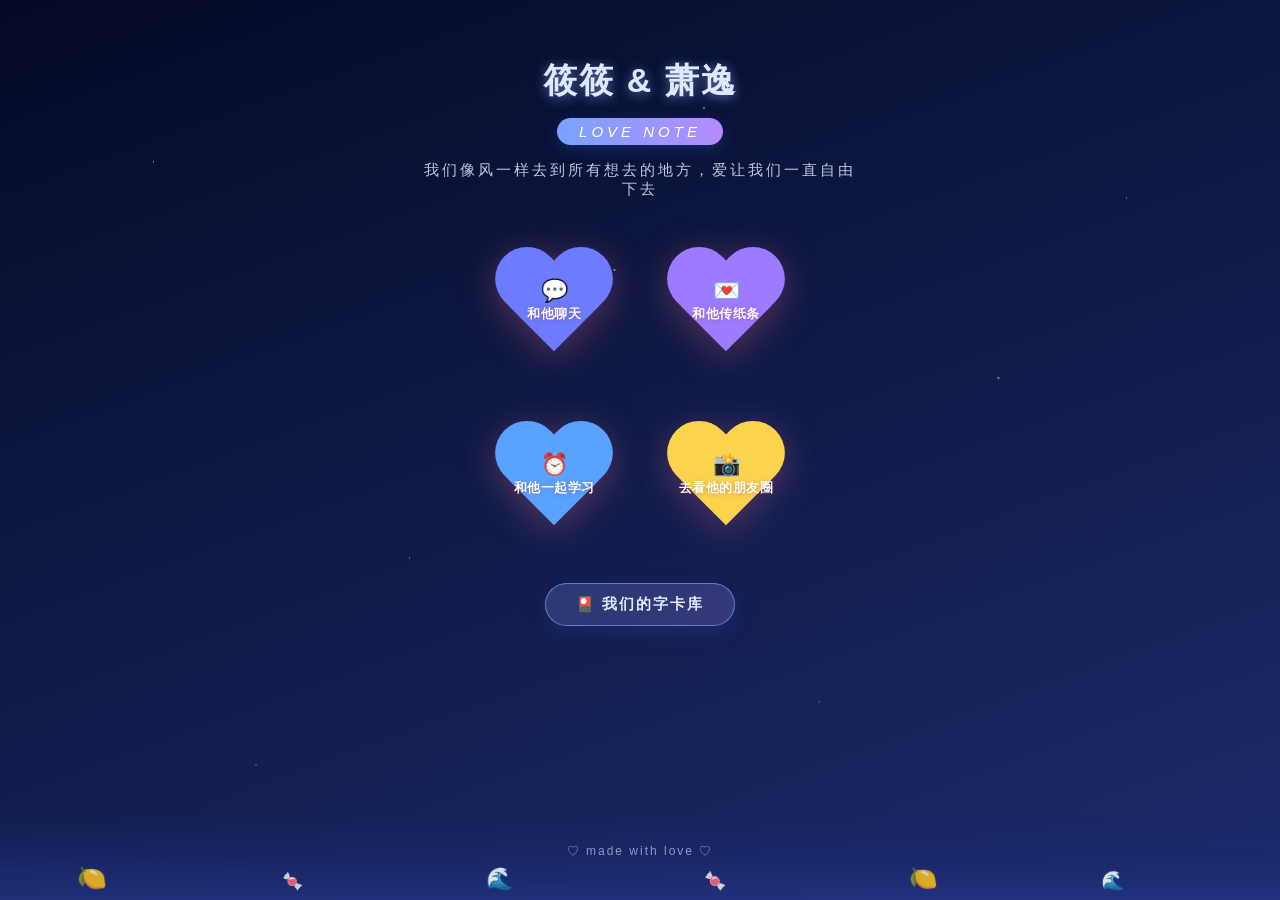
<file: index.html>
<!DOCTYPE html>
<html lang="zh-CN">
<head>
<meta charset="UTF-8">
<meta name="viewport" content="width=device-width, initial-scale=1.0, viewport-fit=cover">
<title>Love Note</title>
<link rel="stylesheet" href="style.css">
</head>
<body>

<div class="starfield"></div>
<div class="lemon-sea">
  <span class="sea-emoji">🍋</span>
  <span class="sea-emoji">🍬</span>
  <span class="sea-emoji">🌊</span>
  <span class="sea-emoji">🍬</span>
  <span class="sea-emoji">🍋</span>
  <span class="sea-emoji">🌊</span>
</div>
<div class="racing-car">🏎️<span class="car-trail"></span></div>
<div class="racing-car racer-2">🏁<span class="car-trail"></span></div>

<!-- 漂浮装饰：爱心与星光 -->
<div class="float-deco" id="floatDeco"></div>

<div class="page">

  <div class="home-head">
    <div class="home-names" id="homeNames"></div>
    <div><span class="home-lovenote" id="homeLoveNote"></span></div>
    <div class="home-slogan" id="homeSlogan"></div>
  </div>

  <!-- 三个爱心入口 -->
  <div class="hearts" id="hearts"></div>

  <!-- 字卡库入口 -->
  <div class="home-entry-row">
    <a class="lib-entry" href="cards.html">🎴 我们的字卡库</a>
  </div>

  <div class="home-footer" id="homeFooter">♡ made with love ♡</div>
</div>

<script src="config.js"></script>
<script src="moments.js"></script>
<script>
(function () {
  var g = SITE_CONFIG.global;
  var home = SITE_CONFIG.home;

  /* 应用全局配色 */
  document.documentElement.style.setProperty('--grad-from', g.gradientFrom);
  document.documentElement.style.setProperty('--grad-to', g.gradientTo);
  document.documentElement.style.setProperty('--text-color', g.textColor);
  document.title = g.siteTitle;

  /* 主页文案 */
  document.getElementById('homeNames').textContent = g.coupleNames;
  document.getElementById('homeLoveNote').textContent = g.loveNoteText;
  document.getElementById('homeSlogan').textContent = g.slogan;

  /* 渲染三个爱心入口 */
  var heartsBox = document.getElementById('hearts');
  home.hearts.forEach(function (h) {
    var item = document.createElement('div');
    item.className = 'heart-item';

    var btn = document.createElement('a');
    btn.className = 'heart-btn';
    btn.href = h.url || '#';
    btn.style.setProperty('--heart-color', h.color);
    btn.innerHTML =
      '<span class="shape"></span>' +
      '<span class="heart-content">' +
        '<span class="heart-icon">' + h.icon + '</span>' +
        '<span class="heart-label">' + escapeHtml(h.label) + '</span>' +
      '</span>';

    var sub = document.createElement('div');
    sub.className = 'heart-sub';
    sub.textContent = h.subLabel || '';

    item.appendChild(btn);
    item.appendChild(sub);
    heartsBox.appendChild(item);
  });

  /* 漂浮装饰 */
  var deco = document.getElementById('floatDeco');
  var symbols = ['💗', '✨', '💕', '🌟', '💖', '⭐', '🏎️', '🍋', '🍬', '🏁'];
  for (var i = 0; i < 14; i++) {
    var s = document.createElement('span');
    s.textContent = symbols[i % symbols.length];
    s.style.left = (Math.random() * 100) + '%';
    s.style.fontSize = (12 + Math.random() * 16) + 'px';
    s.style.animationDuration = (9 + Math.random() * 14) + 's';
    s.style.animationDelay = (-Math.random() * 16) + 's';
    deco.appendChild(s);
  }

  function escapeHtml(str) {
    return String(str == null ? '' : str)
      .replace(/&/g, '&amp;').replace(/</g, '&lt;').replace(/>/g, '&gt;')
      .replace(/"/g, '&quot;').replace(/'/g, '&#39;');
  }
})();
</script>
</body>
</html>
</file>
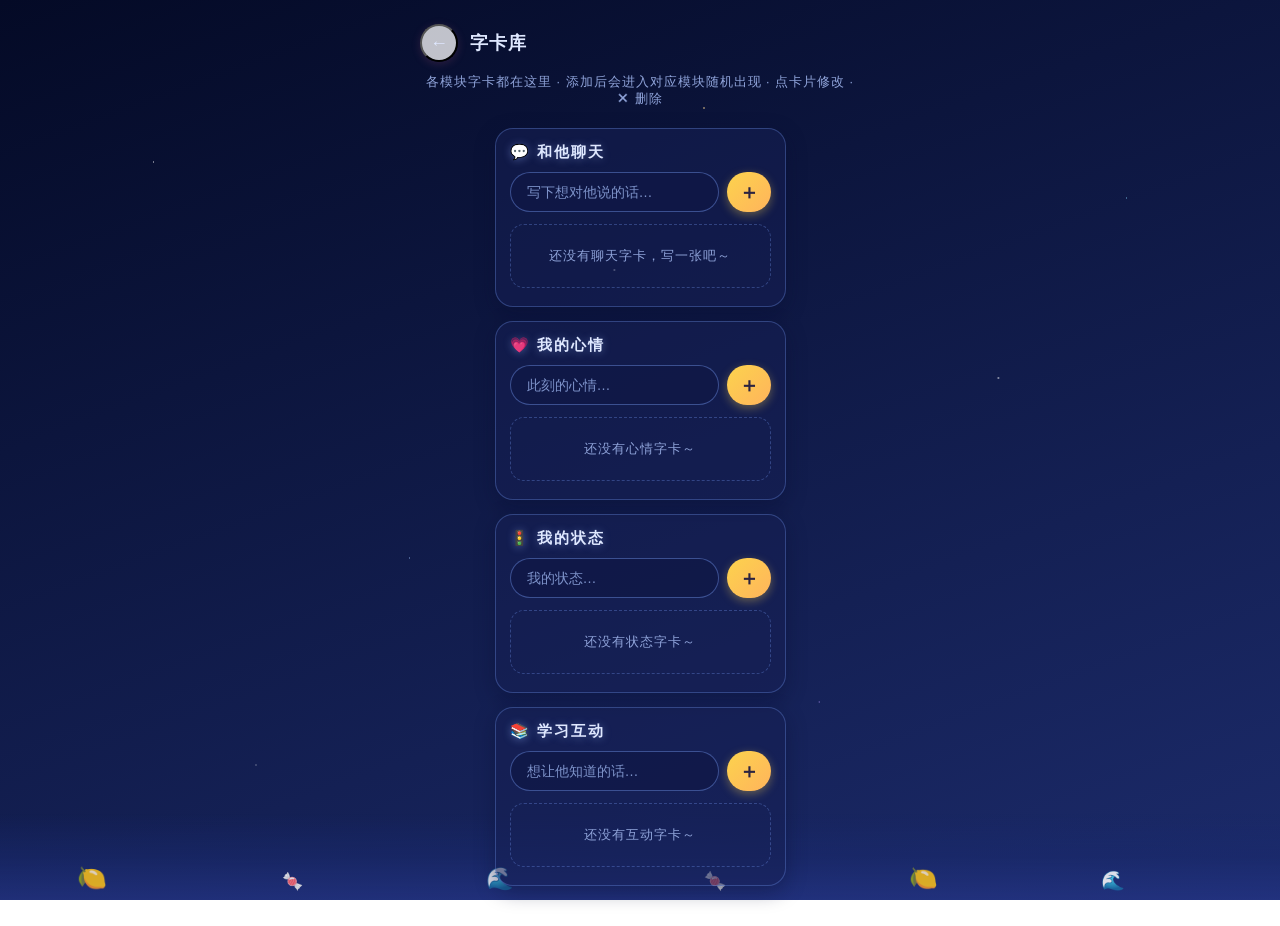
<file: cards.html>
<!DOCTYPE html>
<html lang="zh-CN">
<head>
<meta charset="UTF-8">
<meta name="viewport" content="width=device-width, initial-scale=1.0, viewport-fit=cover">
<title>字卡库</title>
<link rel="stylesheet" href="style.css">
</head>
<body>

<div class="starfield"></div>
<div class="lemon-sea">
  <span class="sea-emoji">🍋</span>
  <span class="sea-emoji">🍬</span>
  <span class="sea-emoji">🌊</span>
  <span class="sea-emoji">🍬</span>
  <span class="sea-emoji">🍋</span>
  <span class="sea-emoji">🌊</span>
</div>
<div class="racing-car">🏎️<span class="car-trail"></span></div>
<div class="racing-car racer-2">🏁<span class="car-trail"></span></div>

<div class="float-deco" id="floatDeco"></div>

<div class="page">

  <header class="topbar">
    <button type="button" class="back-btn" id="backBtn" aria-label="返回">←</button>
    <span class="topbar-title">字卡库</span>
  </header>

  <p class="lib-hint">各模块字卡都在这里 · 添加后会进入对应模块随机出现 · 点卡片修改 · ✕ 删除</p>

  <!-- 字卡分组：由脚本按模块渲染 -->
  <div id="libGroups"></div>

</div>

<script src="config.js"></script>
<script src="moments.js"></script>
<script>
(function () {
  'use strict';
  var store = window.WordCardStore;

  /* 应用全局配色 */
  var root = document.documentElement;
  root.style.setProperty('--grad-from', SITE_CONFIG.global.gradientFrom);
  root.style.setProperty('--grad-to', SITE_CONFIG.global.gradientTo);
  root.style.setProperty('--text-color', SITE_CONFIG.global.textColor);
  document.title = SITE_CONFIG.global.siteTitle + ' · 字卡库';

  /* 各模块字卡分组：存储键 / 图标 / 标题 / 占位 / 空提示 */
  var GROUPS = [
    { key: 'lover_chat_cards', icon: '💬', title: '和他聊天', inputPH: '写下想对他说的话…', empty: '还没有聊天字卡，写一张吧～' },
    { key: 'lover_mood_cards', icon: '💗', title: '我的心情', inputPH: '此刻的心情…', empty: '还没有心情字卡～' },
    { key: 'lover_status_cards', icon: '🚦', title: '我的状态', inputPH: '我的状态…', empty: '还没有状态字卡～' },
    { key: 'lover_timer_cards', icon: '📚', title: '学习互动', inputPH: '想让他知道的话…', empty: '还没有互动字卡～' }
  ];

  var wrap = document.getElementById('libGroups');

  GROUPS.forEach(function (cfg) {
    wrap.appendChild(buildGroup(cfg));
  });

  /* ---------- 构建一个分组：标题 + 添加栏 + 卡片墙（可增 / 删 / 改） ---------- */
  function buildGroup(cfg) {
    var sec = document.createElement('section');
    sec.className = 'card-lib-group';

    /* 头部：分组名 + 数量 */
    var head = document.createElement('div');
    head.className = 'card-section-head';
    var title = document.createElement('span');
    title.className = 'card-section-title';
    title.textContent = cfg.icon + ' ' + cfg.title;
    var count = document.createElement('span');
    count.className = 'card-count';
    head.appendChild(title);
    head.appendChild(count);

    /* 添加输入行 */
    var row = document.createElement('div');
    row.className = 'card-input-row';
    var input = document.createElement('input');
    input.type = 'text';
    input.maxLength = 30;
    input.placeholder = cfg.inputPH;
    var addBtn = document.createElement('button');
    addBtn.className = 'card-add-btn';
    addBtn.setAttribute('aria-label', '添加字卡');
    addBtn.textContent = '＋';
    row.appendChild(input);
    row.appendChild(addBtn);

    var grid = document.createElement('div');
    grid.className = 'card-grid';

    sec.appendChild(head);
    sec.appendChild(row);
    sec.appendChild(grid);

    /* ---------- 渲染卡片墙 ---------- */
    function render() {
      var list = store.get(cfg.key);
      count.textContent = list.length ? list.length + ' 张' : '';
      grid.innerHTML = '';
      if (!list.length) {
        var empty = document.createElement('div');
        empty.className = 'card-empty';
        empty.textContent = cfg.empty;
        grid.appendChild(empty);
        return;
      }
      list.forEach(function (card) {
        var el = document.createElement('div');
        el.className = 'word-card';
        el.setAttribute('data-cid', card.id);

        var textEl = document.createElement('span');
        textEl.className = 'card-text';
        textEl.textContent = card.text;
        el.appendChild(textEl);

        var del = document.createElement('button');
        del.className = 'card-del';
        del.setAttribute('aria-label', '删除字卡');
        del.textContent = '✕';
        del.addEventListener('click', function (e) {
          e.stopPropagation();
          store.remove(cfg.key, card.id);
          render();
        });
        el.appendChild(del);

        el.addEventListener('click', function () { startEdit(el, card); });

        grid.appendChild(el);
      });
    }

    /* ---------- 点击卡片 -> 就地编辑 ---------- */
    function startEdit(el, card) {
      var cur = grid.querySelector('.word-card.editing');
      if (cur === el) return;
      /* 若已有别的卡在编辑，先保存它（render 会重建整组） */
      if (cur && cur._commit) cur._commit();
      var fresh = grid.querySelector('.word-card[data-cid="' + card.id + '"]');
      if (fresh) el = fresh;
      if (el.classList.contains('editing')) return;

      el.classList.add('editing');
      var textEl = el.querySelector('.card-text');
      textEl.style.visibility = 'hidden';

      var editInput = document.createElement('input');
      editInput.className = 'card-edit-input';
      editInput.type = 'text';
      editInput.maxLength = 30;
      editInput.value = card.text;
      el.appendChild(editInput);
      editInput.focus();

      var done = false;
      var discard = false;
      function commit() {
        if (done) return;
        done = true;
        el._commit = null;
        var v = editInput.value.trim();
        if (!discard && v && v !== card.text) {
          store.update(cfg.key, card.id, v);
        }
        render();
      }
      el._commit = commit;

      editInput.addEventListener('keydown', function (e) {
        if (e.key === 'Enter') { e.preventDefault(); commit(); }
        else if (e.key === 'Escape') { discard = true; editInput.blur(); }
      });
      editInput.addEventListener('blur', commit);
    }

    /* ---------- 添加 ---------- */
    function tryAdd() {
      var v = input.value.trim();
      if (!v) {
        input.classList.add('shake');
        setTimeout(function () { input.classList.remove('shake'); }, 450);
        return;
      }
      if (store.add(cfg.key, v)) {
        input.value = '';
        render();
      }
    }
    addBtn.addEventListener('click', tryAdd);
    input.addEventListener('keydown', function (e) { if (e.key === 'Enter') tryAdd(); });

    render();
    return sec;
  }

  /* ---------- 返回：优先回到上一页，兜底回主页 ---------- */
  document.getElementById('backBtn').addEventListener('click', function () {
    if (window.history.length > 1) window.history.back();
    else window.location.href = 'index.html';
  });

  /* 漂浮装饰 */
  var deco = document.getElementById('floatDeco');
  var symbols = ['💗', '✨', '🎴', '💬', '💌', '📚', '🌙', '🚦'];
  for (var i = 0; i < 12; i++) {
    var s = document.createElement('span');
    s.textContent = symbols[i % symbols.length];
    s.style.left = (Math.random() * 100) + '%';
    s.style.fontSize = (12 + Math.random() * 14) + 'px';
    s.style.animationDuration = (10 + Math.random() * 14) + 's';
    s.style.animationDelay = (-Math.random() * 16) + 's';
    deco.appendChild(s);
  }
})();
</script>
</body>
</html>
</file>
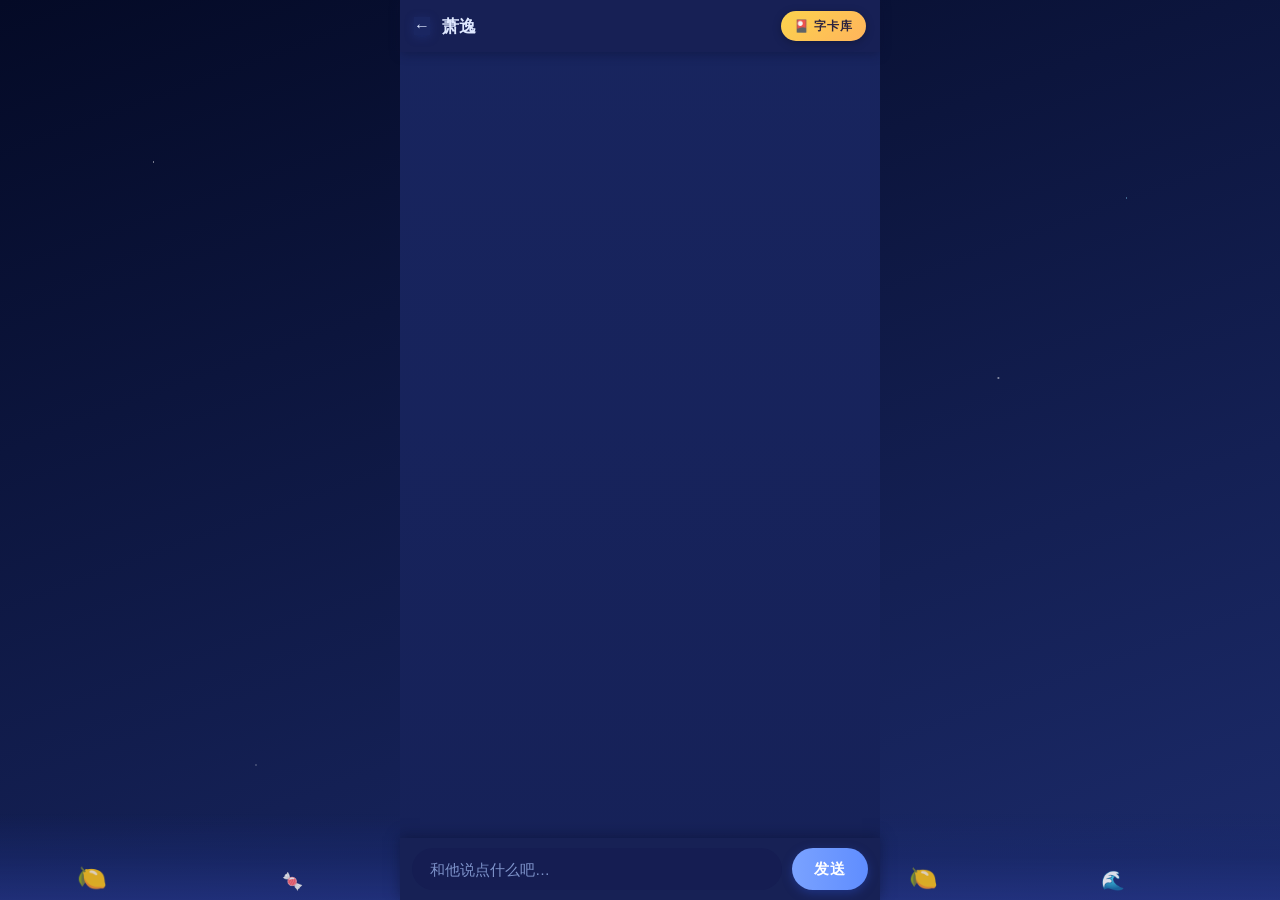
<file: chat.html>
<!DOCTYPE html>
<html lang="zh-CN">
<head>
<meta charset="UTF-8">
<meta name="viewport" content="width=device-width, initial-scale=1.0, viewport-fit=cover">
<title>聊天</title>
<link rel="stylesheet" href="style.css">
</head>
<body>

<div class="starfield"></div>
<div class="lemon-sea">
  <span class="sea-emoji">🍋</span>
  <span class="sea-emoji">🍬</span>
  <span class="sea-emoji">🌊</span>
  <span class="sea-emoji">🍬</span>
  <span class="sea-emoji">🍋</span>
  <span class="sea-emoji">🌊</span>
</div>
<div class="racing-car">🏎️<span class="car-trail"></span></div>
<div class="racing-car racer-2">🏁<span class="car-trail"></span></div>

<div class="chat-app" id="chatApp">

  <!-- 顶部：返回 + 对方昵称 -->
  <header class="chat-header">
    <a class="back-btn" href="index.html" aria-label="返回主页">←</a>
    <span class="chat-title" id="chatTitle"></span>
    <a class="chat-lib-btn" href="cards.html" aria-label="字卡库">🎴 字卡库</a>
  </header>

  <!-- 聊天记录（仅当前会话有效，刷新即清空） -->
  <main class="chat-messages" id="messages"></main>

  <!-- 底部输入栏 -->
  <footer class="chat-input-bar">
    <input type="text" id="chatInput" autocomplete="off" maxlength="500">
    <button id="sendBtn"></button>
  </footer>
</div>

<script src="config.js"></script>
<script src="moments.js"></script>
<script>
(function () {
  var g = SITE_CONFIG.global;
  var c = SITE_CONFIG.chat;

  /* 应用全局配色与气泡颜色 */
  var root = document.documentElement;
  root.style.setProperty('--grad-from', g.gradientFrom);
  root.style.setProperty('--grad-to', g.gradientTo);
  root.style.setProperty('--text-color', g.textColor);
  root.style.setProperty('--partner-bubble', c.partnerBubbleColor);
  root.style.setProperty('--partner-bubble-text', c.partnerBubbleTextColor);
  root.style.setProperty('--user-bubble', c.userBubbleColor);
  root.style.setProperty('--user-bubble-text', c.userBubbleTextColor);
  document.title = g.siteTitle + ' · ' + c.pageTitle;

  /* 顶部与输入栏文案 */
  document.getElementById('chatTitle').textContent = c.partnerName;
  var input = document.getElementById('chatInput');
  input.placeholder = c.inputPlaceholder;
  document.getElementById('sendBtn').textContent = c.sendButtonText;

  var msgBox = document.getElementById('messages');
  var sendBtn = document.getElementById('sendBtn');
  var waiting = false; // 是否正在等待对方回复

  /* ---------- 消息渲染 ---------- */
  function addMessage(who, text) {
    var msg = document.createElement('div');
    msg.className = 'msg ' + who;

    var avatar = document.createElement('div');
    avatar.className = 'avatar';
    if (who === 'partner') {
      avatar.style.background = c.partnerAvatarColor;
      avatar.textContent = c.partnerAvatarText;
    } else {
      avatar.style.background = c.userAvatarColor;
      avatar.textContent = c.userAvatarText;
    }

    var bubble = document.createElement('div');
    bubble.className = 'bubble';
    bubble.textContent = text; // textContent 防注入

    msg.appendChild(avatar);
    msg.appendChild(bubble);
    msgBox.appendChild(msg);
    scrollToBottom();
    return msg;
  }

  function addTyping() {
    var msg = document.createElement('div');
    msg.className = 'msg partner';
    msg.id = 'typingMsg';
    msg.innerHTML =
      '<div class="avatar" style="background:' + c.partnerAvatarColor + '">' + escapeHtml(c.partnerAvatarText) + '</div>' +
      '<div class="bubble"><span class="typing-dots"><i></i><i></i><i></i></span></div>';
    msgBox.appendChild(msg);
    scrollToBottom();
  }

  function removeTyping() {
    var t = document.getElementById('typingMsg');
    if (t && t.parentNode) t.parentNode.removeChild(t);
  }

  function scrollToBottom() {
    requestAnimationFrame(function () {
      msgBox.scrollTop = msgBox.scrollHeight;
    });
  }

  /* ---------- 回复抽取逻辑 ----------
   * 不做关键词匹配：萧逸的话 = 内置随机台词 + 我收藏的「和他聊天」字卡（同一池子等概率）
   */
  function pickReply() {
    var list = (c.randomReplies || []).slice();
    if (window.WordCardStore) {
      (window.WordCardStore.get('lover_chat_cards') || []).forEach(function (card) {
        if (card && card.text) list.push(card.text);
      });
    }
    if (!list.length) return '……';
    return list[Math.floor(Math.random() * list.length)];
  }

  /* ---------- 发送 ---------- */
  function send() {
    var text = input.value.trim();
    if (!text || waiting) return;
    input.value = '';
    addMessage('user', text);
    waiting = true;
    sendBtn.disabled = true;
    sendBtn.style.opacity = '.6';

    var delay = Number(c.replyDelayMs) || 1000;
    setTimeout(function () {
      addTyping();
    }, Math.max(0, delay - 700));

    setTimeout(function () {
      removeTyping();
      addMessage('partner', pickReply());
      waiting = false;
      sendBtn.disabled = false;
      sendBtn.style.opacity = '1';
    }, delay);
  }

  sendBtn.addEventListener('click', send);
  input.addEventListener('keydown', function (e) {
    if (e.key === 'Enter') send();
  });

  function escapeHtml(str) {
    return String(str == null ? '' : str)
      .replace(/&/g, '&amp;').replace(/</g, '&lt;').replace(/>/g, '&gt;')
      .replace(/"/g, '&quot;').replace(/'/g, '&#39;');
  }
})();
</script>
</body>
</html>
</file>
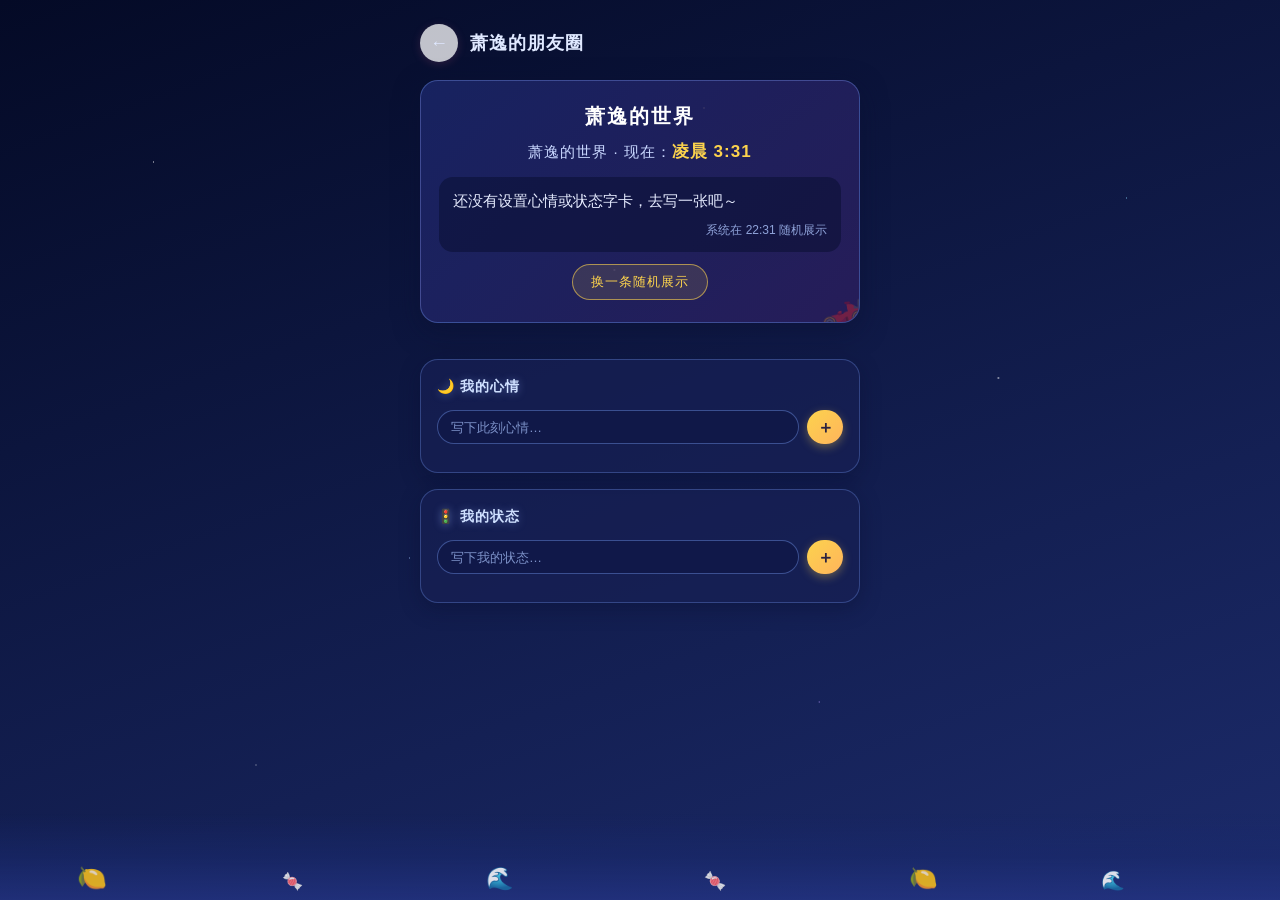
<file: moments.html>
<!DOCTYPE html>
<html lang="zh-CN">
<head>
<meta charset="UTF-8">
<meta name="viewport" content="width=device-width, initial-scale=1.0, viewport-fit=cover">
<title>萧逸的朋友圈</title>
<link rel="stylesheet" href="style.css">
</head>
<body>

<div class="starfield"></div>
<div class="lemon-sea">
  <span class="sea-emoji">🍋</span>
  <span class="sea-emoji">🍬</span>
  <span class="sea-emoji">🌊</span>
  <span class="sea-emoji">🍬</span>
  <span class="sea-emoji">🍋</span>
  <span class="sea-emoji">🌊</span>
</div>
<div class="racing-car">🏎️<span class="car-trail"></span></div>
<div class="racing-car racer-2">🏁<span class="car-trail"></span></div>

<div class="float-deco" id="floatDeco"></div>

<div class="page">

  <header class="topbar">
    <a class="back-btn" href="index.html" aria-label="返回主页">←</a>
    <span class="topbar-title" id="pageTitle"></span>
  </header>

  <!-- 恋人世界头部 -->
  <div class="moments-hero">
    <div class="hero-title" id="heroTitle"></div>
    <div class="hero-clock">萧逸的世界 · 现在：<b id="heroTime">--:--</b></div>
    <div class="hero-activity">
      <span id="heroActivity">…</span>
      <span class="act-time" id="heroActivityTime"></span>
    </div>
    <button class="moments-refresh" id="refreshAct"></button>
  </div>

  <!-- 我的心情字卡 -->
  <div class="moments-card">
    <div class="card-section-head">
      <span class="card-section-title mood" id="moodLabel"></span>
    </div>
    <div class="card-input-row">
      <input type="text" id="moodInput" maxlength="30">
      <button class="card-add-btn" id="moodAdd" aria-label="添加心情字卡">＋</button>
    </div>
    <div class="card-grid" id="moodGrid"></div>
  </div>

  <!-- 我的状态字卡 -->
  <div class="moments-card">
    <div class="card-section-head">
      <span class="card-section-title status" id="statusLabel"></span>
    </div>
    <div class="card-input-row">
      <input type="text" id="statusInput" maxlength="30">
      <button class="card-add-btn" id="statusAdd" aria-label="添加状态字卡">＋</button>
    </div>
    <div class="card-grid" id="statusGrid"></div>
  </div>

</div>

<script src="config.js"></script>
<script src="moments.js"></script>
<script>
(function () {
  var g = SITE_CONFIG.global;
  var m = SITE_CONFIG.moments;

  var root = document.documentElement;
  root.style.setProperty('--grad-from', g.gradientFrom);
  root.style.setProperty('--grad-to', g.gradientTo);
  root.style.setProperty('--text-color', g.textColor);
  document.title = g.siteTitle + ' · ' + m.pageTitle;

  document.getElementById('pageTitle').textContent = m.pageTitle;
  document.getElementById('heroTitle').textContent = m.worldName;
  document.getElementById('moodLabel').textContent = m.moodCardLabel;
  document.getElementById('statusLabel').textContent = m.statusCardLabel;
  document.getElementById('moodInput').placeholder = m.moodPlaceholder;
  document.getElementById('statusInput').placeholder = m.statusPlaceholder;
  document.getElementById('refreshAct').textContent = m.refreshText;
  document.getElementById('moodAdd').textContent = m.addButtonText;
  document.getElementById('statusAdd').textContent = m.addButtonText;

  var store = window.WordCardStore;
  var moodGrid = document.getElementById('moodGrid');
  var statusGrid = document.getElementById('statusGrid');
  var MOOD_KEY = 'lover_mood_cards';
  var STATUS_KEY = 'lover_status_cards';

  /* 字卡：添加 */
  function bindAdd(inputId, btnId, key, grid, empty) {
    var input = document.getElementById(inputId);
    function tryAdd() {
      if (store.add(key, input.value)) {
        input.value = '';
        store.render(grid, key, empty);
      } else {
        input.classList.add('shake');
        setTimeout(function () { input.classList.remove('shake'); }, 450);
      }
    }
    document.getElementById(btnId).addEventListener('click', tryAdd);
    input.addEventListener('keydown', function (e) { if (e.key === 'Enter') tryAdd(); });
  }

  bindAdd('moodInput', 'moodAdd', MOOD_KEY, moodGrid, '还没有心情字卡，写一张吧～');
  bindAdd('statusInput', 'statusAdd', STATUS_KEY, statusGrid, '还没有状态字卡，写一张吧～');

  /* 恋人世界头部：实时时钟 + 系统随机展示用户字卡 */
  var heroTime = document.getElementById('heroTime');
  var heroActivity = document.getElementById('heroActivity');
  var heroActivityTime = document.getElementById('heroActivityTime');

  function tick() {
    heroTime.textContent = window.LoverMoments.virtualTime();
  }
  tick();
  setInterval(tick, 30000);

  function showActivity() {
    var pick = window.LoverMoments.randomUserCard();
    if (pick) {
      heroActivity.textContent = (pick.type === 'mood' ? '心情 · ' : '状态 · ') + pick.text;
    } else {
      heroActivity.textContent = m.emptyCardsText;
    }
    var d = new Date();
    var hh = d.getHours(), mm = d.getMinutes();
    heroActivityTime.textContent = '系统在 ' + (hh < 10 ? '0' + hh : hh) + ':' + (mm < 10 ? '0' + mm : mm) + ' 随机展示';
  }
  showActivity();
  document.getElementById('refreshAct').addEventListener('click', function () {
    showActivity();
    this.textContent = '✨ 又随机展示了一条';
    var self = this;
    setTimeout(function () { self.textContent = m.refreshText; }, 1600);
  });

  /* 漂浮装饰 */
  var deco = document.getElementById('floatDeco');
  var symbols = ['💗', '✨', '🍋', '🍬', '🏎️', '🏁', '🌟'];
  for (var i = 0; i < 12; i++) {
    var s = document.createElement('span');
    s.textContent = symbols[i % symbols.length];
    s.style.left = (Math.random() * 100) + '%';
    s.style.fontSize = (12 + Math.random() * 15) + 'px';
    s.style.animationDuration = (10 + Math.random() * 14) + 's';
    s.style.animationDelay = (-Math.random() * 16) + 's';
    deco.appendChild(s);
  }
})();
</script>
</body>
</html>
</file>
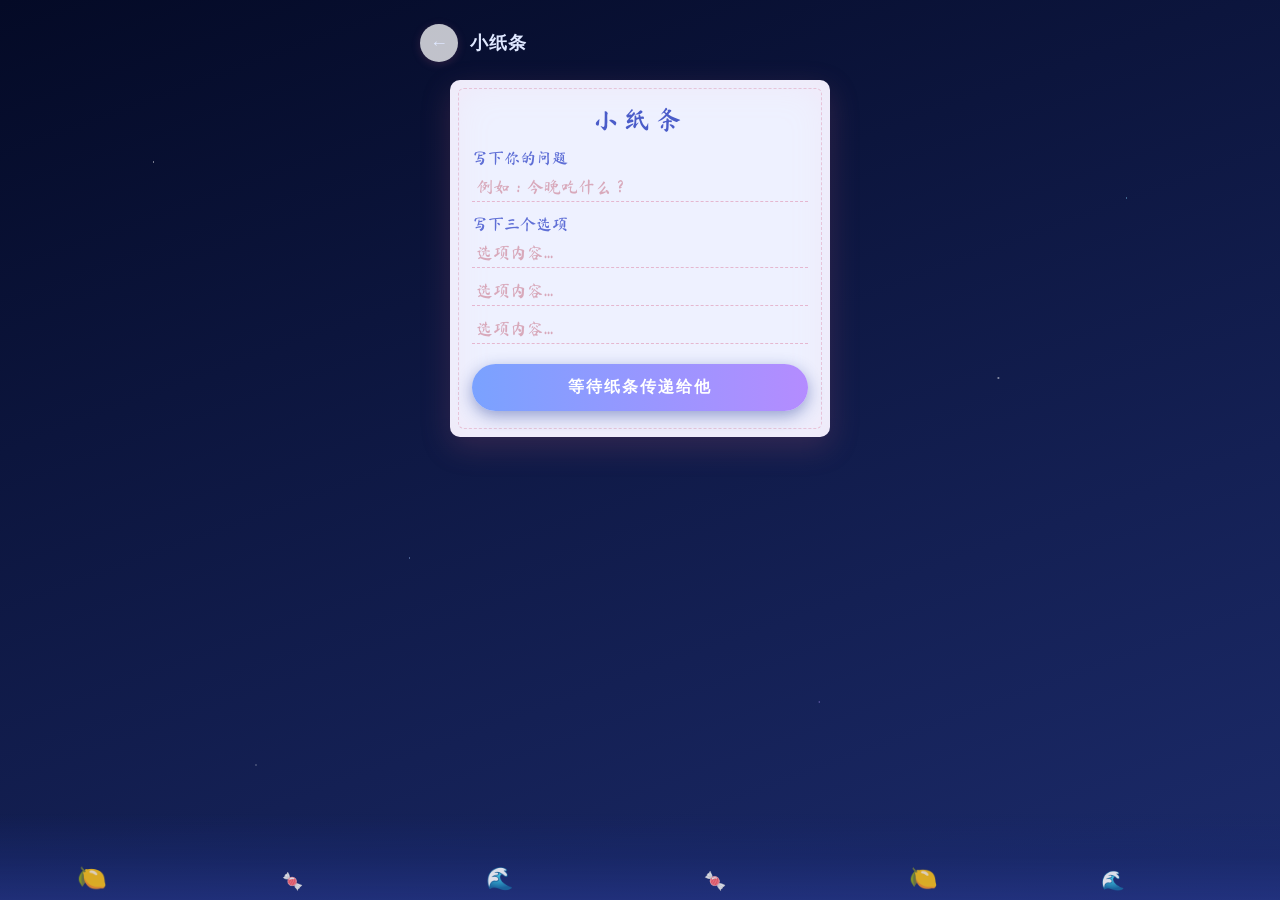
<file: note.html>
<!DOCTYPE html>
<html lang="zh-CN">
<head>
<meta charset="UTF-8">
<meta name="viewport" content="width=device-width, initial-scale=1.0, viewport-fit=cover">
<title>小纸条</title>
<link rel="stylesheet" href="style.css">
<link rel="preconnect" href="https://fonts.googleapis.com">
<link href="https://fonts.googleapis.com/css2?family=Ma+Shan+Zheng&display=swap" rel="stylesheet">
</head>
<body>

<div class="starfield"></div>
<div class="lemon-sea">
  <span class="sea-emoji">🍋</span>
  <span class="sea-emoji">🍬</span>
  <span class="sea-emoji">🌊</span>
  <span class="sea-emoji">🍬</span>
  <span class="sea-emoji">🍋</span>
  <span class="sea-emoji">🌊</span>
</div>
<div class="racing-car">🏎️<span class="car-trail"></span></div>
<div class="racing-car racer-2">🏁<span class="car-trail"></span></div>

<div class="float-deco" id="floatDeco"></div>

<div class="page">

  <header class="topbar">
    <a class="back-btn" href="index.html" aria-label="返回主页">←</a>
    <span class="topbar-title" id="pageTitle"></span>
  </header>

  <!-- 状态一：正在写纸条 -->
  <div class="note-paper" id="writeState">
    <div class="note-title" id="noteTitle"></div>

    <div class="note-field">
      <label id="questionLabel"></label>
      <input type="text" id="questionInput" maxlength="60">
    </div>

    <div class="note-field">
      <label id="optionLabel"></label>
      <input type="text" id="optionA" maxlength="40">
      <input type="text" id="optionB" maxlength="40" style="margin-top:8px">
      <input type="text" id="optionC" maxlength="40" style="margin-top:8px">
    </div>

    <button class="note-btn" id="writeBtn"></button>
  </div>

  <!-- 状态二：纸条已折叠 -->
  <div id="foldState" style="display:none;width:100%">
    <div class="folded-note" id="foldedNote">
      <span class="seal">💗</span>
    </div>
    <div class="note-hint" id="unfoldHint"></div>
  </div>

  <!-- 状态三：纸条展开（他的选择） -->
  <div id="openState" style="display:none;width:100%">
    <div class="open-note note-paper">
      <div class="note-title" id="openTitle"></div>
      <div class="note-q" id="openQuestion"></div>
      <div class="note-opt" data-letter="A">
        <span class="opt-letter">A</span>
        <span class="opt-text" id="openOptA"></span>
        <span class="opt-check"></span>
      </div>
      <div class="note-opt" data-letter="B">
        <span class="opt-letter">B</span>
        <span class="opt-text" id="openOptB"></span>
        <span class="opt-check"></span>
      </div>
      <div class="note-opt" data-letter="C">
        <span class="opt-letter">C</span>
        <span class="opt-text" id="openOptC"></span>
        <span class="opt-check"></span>
      </div>
    </div>
  </div>

  <!-- 状态三下方：再写一张 -->
  <button class="note-btn ghost" id="againBtn" style="display:none;max-width:380px"></button>
</div>

<script src="config.js"></script>
<script src="moments.js"></script>
<script>
(function () {
  var g = SITE_CONFIG.global;
  var n = SITE_CONFIG.note;

  /* 应用全局配色 */
  var root = document.documentElement;
  root.style.setProperty('--grad-from', g.gradientFrom);
  root.style.setProperty('--grad-to', g.gradientTo);
  root.style.setProperty('--text-color', g.textColor);
  root.style.setProperty('--paper-color', n.paperColor);
  document.title = g.siteTitle + ' · ' + n.pageTitle;

  /* 文案注入 */
  document.getElementById('pageTitle').textContent = n.title;
  document.getElementById('noteTitle').textContent = n.title;
  document.getElementById('openTitle').textContent = n.title;
  document.getElementById('questionLabel').textContent = n.questionLabel;
  document.getElementById('questionInput').placeholder = n.questionPlaceholder;
  document.getElementById('optionLabel').textContent = n.optionLabel;
  ['optionA', 'optionB', 'optionC'].forEach(function (id) {
    document.getElementById(id).placeholder = n.optionPlaceholder;
  });
  document.getElementById('writeBtn').textContent = n.writeButton;
  document.getElementById('unfoldHint').textContent = n.unfoldHint;
  document.getElementById('againBtn').textContent = n.againButton;

  var writeState = document.getElementById('writeState');
  var foldState = document.getElementById('foldState');
  var openState = document.getElementById('openState');
  var againBtn = document.getElementById('againBtn');

  var currentData = null; // { question, options: [a,b,c], pick }

  /* ---------- 第一步：写好纸条，折叠传递 ---------- */
  document.getElementById('writeBtn').addEventListener('click', function () {
    var q = document.getElementById('questionInput').value.trim();
    var a = document.getElementById('optionA').value.trim();
    var b = document.getElementById('optionB').value.trim();
    var cOpt = document.getElementById('optionC').value.trim();

    if (!q || !a || !b || !cOpt) {
      shake(writeState);
      return;
    }

    // 纯随机选一个字母
    var letters = ['A', 'B', 'C'];
    var pick = letters[Math.floor(Math.random() * 3)];

    currentData = { question: q, options: [a, b, cOpt], pick: pick };

    // 折叠动画：纸条向上翻折收起
    writeState.style.transition = 'transform .45s ease-in, opacity .45s ease-in';
    writeState.style.transform = 'perspective(700px) rotateX(65deg)';
    writeState.style.opacity = '0';

    setTimeout(function () {
      writeState.style.display = 'none';
      foldState.style.display = 'block';
    }, 450);
  });

  /* ---------- 第二步：点击折叠纸条，展开看结果 ---------- */
  document.getElementById('foldedNote').addEventListener('click', function () {
    if (!currentData) return;

    document.getElementById('openQuestion').textContent = currentData.question;
    document.getElementById('openOptA').textContent = currentData.options[0];
    document.getElementById('openOptB').textContent = currentData.options[1];
    document.getElementById('openOptC').textContent = currentData.options[2];

    foldState.style.display = 'none';
    openState.style.display = 'block';

    // 在随机选中的字母上标红色爱心（不再画勾）
    var opts = openState.querySelectorAll('.note-opt');
    opts.forEach(function (el) {
      el.classList.remove('checked');
      if (el.getAttribute('data-letter') === currentData.pick) {
        el.classList.add('checked');
      }
    });

    againBtn.style.display = 'block';
    againBtn.scrollIntoView({ behavior: 'smooth', block: 'nearest' });
  });

  /* ---------- 第三步：再写一张 ---------- */
  againBtn.addEventListener('click', function () {
    currentData = null;
    openState.style.display = 'none';
    againBtn.style.display = 'none';
    ['questionInput', 'optionA', 'optionB', 'optionC'].forEach(function (id) {
      document.getElementById(id).value = '';
    });
    writeState.style.display = 'block';
    writeState.style.transition = 'none';
    writeState.style.transform = 'none';
    writeState.style.opacity = '1';
    window.scrollTo({ top: 0, behavior: 'smooth' });
  });

  /* 未填完整时的抖动提示 */
  function shake(el) {
    el.style.animation = 'none';
    void el.offsetWidth;
    el.style.animation = 'shakeX .4s ease';
    setTimeout(function () { el.style.animation = ''; }, 450);
    var style = document.createElement('style');
    style.textContent = '@keyframes shakeX{0%,100%{transform:translateX(0)}25%{transform:translateX(-7px)}50%{transform:translateX(7px)}75%{transform:translateX(-4px)}}';
    document.head.appendChild(style);
  }

  /* 漂浮装饰 */
  var deco = document.getElementById('floatDeco');
  var symbols = ['💗', '✨', '💕', '💌', '🍋', '🍬'];
  for (var i = 0; i < 10; i++) {
    var s = document.createElement('span');
    s.textContent = symbols[i % symbols.length];
    s.style.left = (Math.random() * 100) + '%';
    s.style.fontSize = (12 + Math.random() * 14) + 'px';
    s.style.animationDuration = (10 + Math.random() * 14) + 's';
    s.style.animationDelay = (-Math.random() * 16) + 's';
    deco.appendChild(s);
  }

})();
</script>
</body>
</html>
</file>
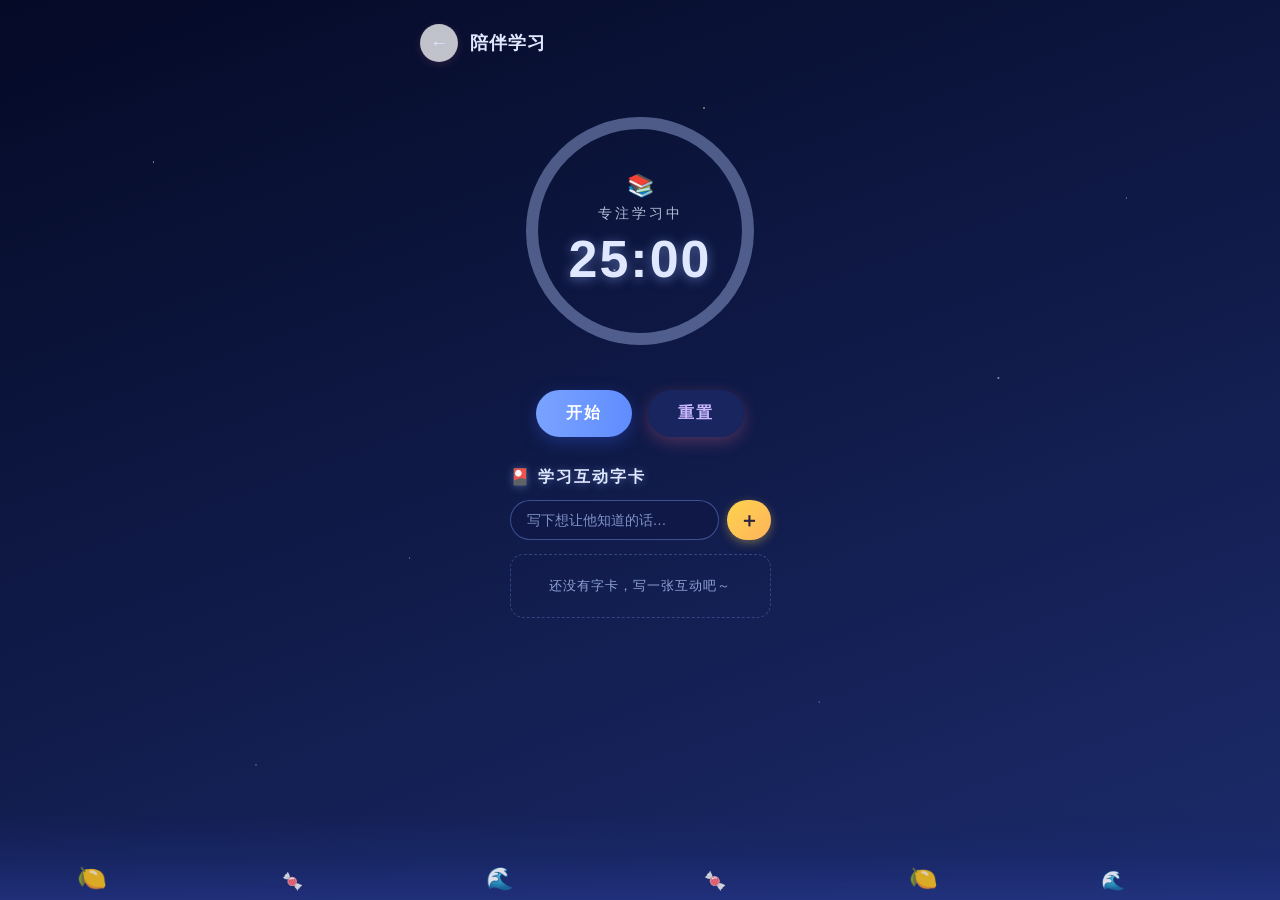
<file: timer.html>
<!DOCTYPE html>
<html lang="zh-CN">
<head>
<meta charset="UTF-8">
<meta name="viewport" content="width=device-width, initial-scale=1.0, viewport-fit=cover">
<title>陪伴学习</title>
<link rel="stylesheet" href="style.css">
</head>
<body>

<div class="starfield"></div>
<div class="lemon-sea">
  <span class="sea-emoji">🍋</span>
  <span class="sea-emoji">🍬</span>
  <span class="sea-emoji">🌊</span>
  <span class="sea-emoji">🍬</span>
  <span class="sea-emoji">🍋</span>
  <span class="sea-emoji">🌊</span>
</div>
<div class="racing-car">🏎️<span class="car-trail"></span></div>
<div class="racing-car racer-2">🏁<span class="car-trail"></span></div>

<div class="float-deco" id="floatDeco"></div>

<div class="page">

  <header class="topbar">
    <a class="back-btn" href="index.html" aria-label="返回主页">←</a>
    <span class="topbar-title" id="pageTitle"></span>
  </header>

  <div class="timer-stage">

    <!-- 圆形进度环 -->
    <div class="timer-ring-wrap">
      <svg width="250" height="250" viewBox="0 0 250 250">
        <circle class="timer-ring-bg" cx="125" cy="125" r="108"></circle>
        <circle class="timer-ring-fg" id="ringFg" cx="125" cy="125" r="108"></circle>
      </svg>
      <div class="timer-center">
        <div class="timer-emoji" id="timerEmoji">📚</div>
        <div class="timer-phase" id="timerPhase"></div>
        <div class="timer-time" id="timerTime">25:00</div>
      </div>
    </div>

    <!-- 控制按钮 -->
    <div class="timer-controls">
      <button class="timer-btn primary" id="startBtn"></button>
      <button class="timer-btn plain" id="resetBtn"></button>
    </div>

    <!-- 鼓励语气泡（专注期随机出现一次，持续显示几分钟后消失） -->
    <div class="encourage-bubble hide" id="encourageBubble">
      <span class="encourage-heart">💗</span><span id="encourageText"></span>
    </div>

    <!-- 互动字卡：可随时添加 / 删除，本地存储 -->
    <div class="card-section">
      <div class="card-section-head">
        <span class="card-section-title" id="timerCardTitle"></span>
      </div>
      <div class="card-input-row">
        <input type="text" id="timerCardInput" maxlength="30">
        <button class="card-add-btn" id="timerCardAdd" aria-label="添加互动字卡">＋</button>
      </div>
      <div class="card-grid" id="timerCardGrid"></div>
    </div>
  </div>
</div>

<script src="config.js"></script>
<script src="moments.js"></script>
<script>
(function () {
  var g = SITE_CONFIG.global;
  var t = SITE_CONFIG.timer;

  /* 应用全局配色 */
  var root = document.documentElement;
  root.style.setProperty('--grad-from', g.gradientFrom);
  root.style.setProperty('--grad-to', g.gradientTo);
  root.style.setProperty('--text-color', g.textColor);
  document.title = g.siteTitle + ' · ' + t.pageTitle;

  document.getElementById('pageTitle').textContent = t.pageTitle;
  document.getElementById('startBtn').textContent = t.startButtonText;
  document.getElementById('resetBtn').textContent = t.resetButtonText;
  document.getElementById('timerPhase').textContent = t.focusText;

  var FOCUS_SEC = (Number(t.focusMinutes) || 25) * 60;
  var BREAK_SEC = (Number(t.breakMinutes) || 5) * 60;

  var PHASE = { IDLE: 'idle', FOCUS: 'focus', BREAK: 'break' };

  var phase = PHASE.IDLE;
  var running = false;
  var remain = FOCUS_SEC;
  var elapsed = 0;                 // 当前周期已经过的秒数（暂停时不增长）
  var encourageTarget = -1;        // 鼓励语出现的时间点（秒）
  var encourageShown = false;
  var encourageHideAt = -1;        // 鼓励语消失的时间点（秒）

  var ring = document.getElementById('ringFg');
  var R = 108;
  var CIRC = 2 * Math.PI * R;
  ring.style.strokeDasharray = CIRC;
  ring.style.strokeDashoffset = 0;

  var timeEl = document.getElementById('timerTime');
  var phaseEl = document.getElementById('timerPhase');
  var emojiEl = document.getElementById('timerEmoji');
  var startBtn = document.getElementById('startBtn');
  var resetBtn = document.getElementById('resetBtn');
  var bubble = document.getElementById('encourageBubble');
  var bubbleText = document.getElementById('encourageText');

  var tick = null;

  /* ---------- 渲染 ---------- */
  function fmt(sec) {
    sec = Math.max(0, Math.round(sec));
    var m = Math.floor(sec / 60), s = sec % 60;
    return (m < 10 ? '0' + m : m) + ':' + (s < 10 ? '0' + s : s);
  }

  function render() {
    timeEl.textContent = fmt(remain);
    var total = (phase === PHASE.BREAK) ? BREAK_SEC : FOCUS_SEC;
    var progress = total ? (total - remain) / total : 0;
    ring.style.strokeDashoffset = CIRC * (1 - progress);
  }

  function setPhase(p) {
    phase = p;
    if (p === PHASE.FOCUS) {
      remain = FOCUS_SEC;
      emojiEl.textContent = '📚';
      phaseEl.textContent = t.focusText;
    } else if (p === PHASE.BREAK) {
      remain = BREAK_SEC;
      emojiEl.textContent = '🍵';
      phaseEl.textContent = t.breakText;
    } else {
      remain = FOCUS_SEC;
      emojiEl.textContent = '📚';
      phaseEl.textContent = t.focusText;
    }
    render();
  }

  /* ---------- 鼓励语逻辑 ----------
   * 每个专注周期内随机出现一条：
   * 出现时间点 = 专注开始后 [encourageShowAfterMin, encourageShowBeforeMin] 分钟内的随机秒数
   * 弹出后持续 encourageDurationMin 分钟再消失
   * 暂停时计时停止，鼓励语的显示与消失也随之顺延
   */
  function scheduleEncourage() {
    var after = (Number(t.encourageShowAfterMin) || 5) * 60;
    var before = (Number(t.encourageShowBeforeMin) || 15) * 60;
    var dur = (Number(t.encourageDurationMin) || 5) * 60;
    if (before < after) before = after;
    var maxTarget = Math.min(before, FOCUS_SEC - 60); // 至少留 1 分钟展示时间
    if (maxTarget < after) maxTarget = after;
    encourageTarget = after + Math.floor(Math.random() * (maxTarget - after + 1));
    encourageHideAt = encourageTarget + dur;
    encourageShown = false;
    hideBubble();
  }

  function showBubble() {
    /* 鼓励语池 = 内置鼓励语 + 我添加的「学习互动」字卡（同一池子等概率弹出） */
    var list = (t.encouragementList || []).slice();
    if (window.WordCardStore) {
      (window.WordCardStore.get('lover_timer_cards') || []).forEach(function (card) {
        if (card && card.text) list.push(card.text);
      });
    }
    if (!list.length) return;
    bubbleText.textContent = list[Math.floor(Math.random() * list.length)];
    bubble.classList.remove('hide');
  }

  function hideBubble() {
    bubble.classList.add('hide');
  }

  /* ---------- 计时 ---------- */
  function startTicking() {
    stopTicking();
    tick = setInterval(function () {
      if (!running) return;
      elapsed++;
      remain--;

      /* 鼓励语触发与消失（仅在专注阶段） */
      if (phase === PHASE.FOCUS) {
        if (!encourageShown && elapsed >= encourageTarget) {
          encourageShown = true;
          showBubble();
        }
        if (encourageShown && elapsed >= encourageHideAt) {
          hideBubble();
        }
      }

      if (remain <= 0) {
        if (phase === PHASE.FOCUS) {
          /* 专注结束 -> 进入休息 */
          setPhase(PHASE.BREAK);
          elapsed = 0;
          hideBubble();
        } else {
          /* 休息结束 -> 回到待开始状态 */
          running = false;
          stopTicking();
          setPhase(PHASE.IDLE);
          startBtn.textContent = t.startButtonText;
        }
        return;
      }
      render();
    }, 1000);
  }

  function stopTicking() {
    if (tick) { clearInterval(tick); tick = null; }
  }

  /* ---------- 按钮 ---------- */
  startBtn.addEventListener('click', function () {
    if (phase === PHASE.IDLE) {
      /* 开始专注 */
      setPhase(PHASE.FOCUS);
      elapsed = 0;
      scheduleEncourage();
      running = true;
      startBtn.textContent = t.pauseButtonText;
      startTicking();
    } else if (running) {
      /* 暂停 */
      running = false;
      startBtn.textContent = t.startButtonText;
    } else {
      /* 继续 */
      running = true;
      startBtn.textContent = t.pauseButtonText;
    }
  });

  resetBtn.addEventListener('click', function () {
    running = false;
    stopTicking();
    hideBubble();
    setPhase(PHASE.IDLE);
    startBtn.textContent = t.startButtonText;
  });

  /* 初始渲染 */
  setPhase(PHASE.IDLE);

  /* 漂浮装饰 */
  var deco = document.getElementById('floatDeco');
  var symbols = ['💗', '✨', '📖', '⭐', '🍋', '🍬'];
  for (var i = 0; i < 10; i++) {
    var s = document.createElement('span');
    s.textContent = symbols[i % symbols.length];
    s.style.left = (Math.random() * 100) + '%';
    s.style.fontSize = (12 + Math.random() * 14) + 'px';
    s.style.animationDuration = (10 + Math.random() * 14) + 's';
    s.style.animationDelay = (-Math.random() * 16) + 's';
    deco.appendChild(s);
  }

  /* ---------- 互动字卡 ---------- */
  var store = window.WordCardStore;
  var CARD_KEY = 'lover_timer_cards';
  var timerCardGrid = document.getElementById('timerCardGrid');
  document.getElementById('timerCardTitle').textContent = '学习互动字卡';
  var timerCardInput = document.getElementById('timerCardInput');
  timerCardInput.placeholder = '写下想让他知道的话…';

  function addTimerCard() {
    if (store.add(CARD_KEY, timerCardInput.value)) {
      timerCardInput.value = '';
      store.render(timerCardGrid, CARD_KEY, '还没有字卡，写一张互动吧～');
    } else {
      timerCardInput.classList.add('shake');
      setTimeout(function () { timerCardInput.classList.remove('shake'); }, 450);
    }
  }
  document.getElementById('timerCardAdd').addEventListener('click', addTimerCard);
  timerCardInput.addEventListener('keydown', function (e) { if (e.key === 'Enter') addTimerCard(); });

  store.render(timerCardGrid, CARD_KEY, '还没有字卡，写一张互动吧～');
})();
</script>
</body>
</html>
</file>
<file: style.css>
/* =====================================================
 * 全局样式 - 粉色渐变 · 甜蜜温馨 · 移动端优先
 * ===================================================== */
* { margin: 0; padding: 0; box-sizing: border-box; -webkit-tap-highlight-color: transparent; }

html, body { height: 100%; }

body {
  font-family: "PingFang SC", "Microsoft YaHei", "Hiragino Sans GB", sans-serif;
  color: var(--text-color, #5a2d3c);
  background: linear-gradient(160deg, var(--grad-from, #ffe0f0), var(--grad-to, #ffb6c1)) fixed;
  min-height: 100vh;
  overflow-x: hidden;
}

a { text-decoration: none; color: inherit; }
button { font-family: inherit; }
input, textarea { font-family: inherit; }

/* ---------- 通用页面容器 ---------- */
.page {
  max-width: 480px;
  margin: 0 auto;
  min-height: 100vh;
  padding: 24px 20px 40px;
  display: flex;
  flex-direction: column;
  align-items: center;
  position: relative;
  animation: pageIn .6s ease both;
}
@keyframes pageIn {
  from { opacity: 0; transform: translateY(14px); }
  to   { opacity: 1; transform: translateY(0); }
}

/* ---------- 顶部导航（子页面用） ---------- */
.topbar {
  width: 100%;
  display: flex;
  align-items: center;
  gap: 12px;
  margin-bottom: 18px;
}
.topbar .back-btn {
  width: 38px; height: 38px;
  border-radius: 50%;
  background: rgba(255, 255, 255, .75);
  display: flex; align-items: center; justify-content: center;
  font-size: 18px;
  color: var(--text-color, #5a2d3c);
  box-shadow: 0 2px 10px rgba(214, 99, 137, .18);
  transition: transform .2s;
}
.topbar .back-btn:active { transform: scale(.9); }
.topbar .topbar-title {
  font-size: 18px;
  font-weight: 700;
  letter-spacing: 1px;
}

/* ---------- 漂浮装饰（爱心 / 星光） ---------- */
.float-deco {
  position: fixed;
  inset: 0;
  pointer-events: none;
  overflow: hidden;
  z-index: 0;
}
.float-deco span {
  position: absolute;
  bottom: -40px;
  opacity: .45;
  animation: floatUp linear infinite;
  font-size: 18px;
}
@keyframes floatUp {
  0%   { transform: translateY(0) rotate(0deg); opacity: 0; }
  10%  { opacity: .5; }
  90%  { opacity: .35; }
  100% { transform: translateY(-110vh) rotate(360deg); opacity: 0; }
}

/* =====================================================
 * 主页
 * ===================================================== */
.home-head {
  text-align: center;
  margin: 34px 0 10px;
  z-index: 1;
}
.home-names {
  font-size: 34px;
  font-weight: 800;
  letter-spacing: 2px;
  text-shadow: 0 2px 12px rgba(255, 255, 255, .8);
}
.home-lovenote {
  display: inline-block;
  margin-top: 14px;
  padding: 5px 22px;
  font-size: 15px;
  letter-spacing: 4px;
  font-style: italic;
  color: #fff;
  background: linear-gradient(90deg, #ff8fab, #ff6b95);
  border-radius: 999px;
  box-shadow: 0 4px 14px rgba(214, 99, 137, .3);
  text-transform: uppercase;
}
.home-slogan {
  margin-top: 16px;
  font-size: 15px;
  letter-spacing: 3px;
  opacity: .85;
}

/* ---------- 爱心按钮 ---------- */
.hearts {
  margin-top: 40px;
  display: flex;
  flex-direction: column;
  align-items: center;
  gap: 34px;
  z-index: 1;
}
.heart-item { display: flex; flex-direction: column; align-items: center; }
.heart-btn {
  position: relative;
  width: 128px; height: 118px;
  display: block;
  cursor: pointer;
  transition: transform .25s ease;
  animation: heartBeat 2.6s ease-in-out infinite;
}
.heart-btn:active { transform: scale(.92); }
@keyframes heartBeat {
  0%, 100% { transform: scale(1); }
  12%      { transform: scale(1.06); }
  24%      { transform: scale(1); }
}
.heart-btn .shape, .heart-btn .shape::before, .heart-btn .shape::after {
  position: absolute;
  background: var(--heart-color, #ff7fa8);
}
.heart-btn .shape {
  top: 0; left: 0;
  width: 128px; height: 118px;
  transform: none;
  filter: drop-shadow(0 8px 18px rgba(214, 99, 137, .35));
  background: transparent;
}
.heart-btn .shape::before, .heart-btn .shape::after {
  content: "";
  top: 0;
  width: 64px; height: 102px;
  border-radius: 64px 64px 0 0;
}
.heart-btn .shape::before {
  left: 64px;
  transform: rotate(-45deg);
  transform-origin: 0 100%;
}
.heart-btn .shape::after {
  left: 0;
  transform: rotate(45deg);
  transform-origin: 100% 100%;
}
.heart-btn .heart-content {
  position: absolute;
  left: 50%; top: 50%;
  transform: translate(-50%, -50%) translateY(-8px); /* 在爱心正中的基础上整体上移，贴近视觉重心 */
  width: 100px;               /* 限制在爱心内部宽度，不贴到弧形边缘 */
  display: flex;
  flex-direction: column;
  align-items: center;
  justify-content: center;
  text-align: center;
  color: #fff;
  z-index: 2;
  pointer-events: none;
}
.heart-btn .heart-icon { font-size: 22px; display: block; line-height: 1.15; }
.heart-btn .heart-label {
  display: block;
  max-width: 100%;
  font-size: 12.5px;
  font-weight: 700;
  letter-spacing: .5px;
  line-height: 1.3;
  text-shadow: 0 1px 4px rgba(160, 40, 80, .35);
  margin-top: 3px;
}
.heart-item .heart-sub {
  margin-top: 12px;
  font-size: 12.5px;
  letter-spacing: 1px;
  text-align: center;
  opacity: .75;
}

.home-footer {
  margin-top: auto;
  padding-top: 44px;
  font-size: 12px;
  letter-spacing: 2px;
  opacity: .6;
  z-index: 1;
}

/* =====================================================
 * 聊天页（仿微信）
 * ===================================================== */
.chat-app {
  position: fixed;
  inset: 0;
  max-width: 480px;
  margin: 0 auto;
  display: flex;
  flex-direction: column;
  background: var(--grad-to, #ffb6c1);
}
.chat-header {
  flex: none;
  height: 52px;
  display: flex;
  align-items: center;
  gap: 12px;
  padding: 0 14px;
  background: rgba(255, 255, 255, .9);
  box-shadow: 0 2px 10px rgba(214, 99, 137, .15);
  z-index: 5;
}
.chat-header .chat-title { font-size: 17px; font-weight: 700; }

.chat-messages {
  flex: 1;
  overflow-y: auto;
  padding: 16px 10px 12px;
  display: flex;
  flex-direction: column;
  gap: 14px;
  background: linear-gradient(180deg, rgba(255, 255, 255, .35), rgba(255, 255, 255, .5));
}

.msg { display: flex; gap: 8px; max-width: 86%; animation: msgIn .3s ease both; }
@keyframes msgIn {
  from { opacity: 0; transform: translateY(8px); }
  to   { opacity: 1; transform: translateY(0); }
}
.msg.partner { align-self: flex-start; }
.msg.user { align-self: flex-end; flex-direction: row-reverse; }

.msg .avatar {
  flex: none;
  width: 40px; height: 40px;
  border-radius: 8px;
  display: flex; align-items: center; justify-content: center;
  color: #fff;
  font-size: 16px;
  font-weight: 700;
  box-shadow: 0 2px 8px rgba(214, 99, 137, .2);
}
.msg .bubble {
  padding: 10px 14px;
  font-size: 15px;
  line-height: 1.55;
  border-radius: 12px;
  word-break: break-word;
  box-shadow: 0 2px 8px rgba(214, 99, 137, .12);
}
.msg.partner .bubble {
  background: var(--partner-bubble, #fff);
  color: var(--partner-bubble-text, #5a2d3c);
  border-top-left-radius: 4px;
}
.msg.user .bubble {
  background: var(--user-bubble, #ffb6c1);
  color: var(--user-bubble-text, #fff);
  border-top-right-radius: 4px;
}

/* 正在输入气泡 */
.typing-dots { display: inline-flex; gap: 4px; align-items: center; height: 18px; }
.typing-dots i {
  width: 6px; height: 6px;
  border-radius: 50%;
  background: var(--text-color, #5a2d3c);
  opacity: .5;
  animation: blink 1.2s infinite;
}
.typing-dots i:nth-child(2) { animation-delay: .2s; }
.typing-dots i:nth-child(3) { animation-delay: .4s; }
@keyframes blink { 0%, 80%, 100% { opacity: .25; } 40% { opacity: .9; } }

.chat-input-bar {
  flex: none;
  display: flex;
  gap: 10px;
  padding: 10px 12px calc(10px + env(safe-area-inset-bottom));
  background: rgba(255, 255, 255, .92);
  box-shadow: 0 -2px 12px rgba(214, 99, 137, .12);
}
.chat-input-bar input {
  flex: 1;
  height: 42px;
  border: none;
  outline: none;
  border-radius: 999px;
  background: #f6edf1;
  padding: 0 18px;
  font-size: 15px;
  color: var(--text-color, #5a2d3c);
}
.chat-input-bar input::placeholder { color: #c99cab; }
.chat-input-bar button {
  flex: none;
  height: 42px;
  padding: 0 22px;
  border: none;
  border-radius: 999px;
  background: linear-gradient(90deg, #ff8fab, #ff6b95);
  color: #fff;
  font-size: 15px;
  font-weight: 700;
  letter-spacing: 1px;
  box-shadow: 0 3px 10px rgba(214, 99, 137, .35);
  transition: transform .15s;
}
.chat-input-bar button:active { transform: scale(.94); }

/* =====================================================
 * 小纸条页
 * ===================================================== */
.note-paper {
  width: 100%;
  max-width: 380px;
  background: var(--paper-color, #fffaf0);
  border-radius: 10px;
  padding: 26px 22px;
  box-shadow: 0 10px 30px rgba(180, 90, 120, .22), inset 0 0 40px rgba(255, 182, 193, .15);
  position: relative;
  z-index: 1;
  transform-origin: top center;
}
.note-paper::before {
  content: "";
  position: absolute;
  inset: 8px;
  border: 1.5px dashed rgba(214, 99, 137, .3);
  border-radius: 6px;
  pointer-events: none;
}
.note-title {
  text-align: center;
  font-family: "Ma Shan Zheng", "KaiTi", "楷体", cursive;
  font-size: 26px;
  letter-spacing: 6px;
  margin-bottom: 18px;
  color: #d4577e;
}
.note-field { margin-bottom: 14px; position: relative; z-index: 1; }
.note-field label {
  display: block;
  font-family: "Ma Shan Zheng", "KaiTi", "楷体", cursive;
  font-size: 16px;
  margin-bottom: 6px;
  color: #b04a6c;
}
.note-field input {
  width: 100%;
  border: none;
  outline: none;
  border-bottom: 1.5px dashed rgba(214, 99, 137, .4);
  background: transparent;
  padding: 6px 4px;
  font-family: "Ma Shan Zheng", "KaiTi", "楷体", cursive;
  font-size: 17px;
  color: var(--text-color, #5a2d3c);
}
.note-field input::placeholder { color: #d8a9bb; }

.note-btn {
  display: block;
  width: 100%;
  margin-top: 20px;
  padding: 13px;
  border: none;
  border-radius: 999px;
  background: linear-gradient(90deg, #ff8fab, #ff6b95);
  color: #fff;
  font-size: 16px;
  font-weight: 700;
  letter-spacing: 2px;
  box-shadow: 0 5px 16px rgba(214, 99, 137, .35);
  transition: transform .15s;
  position: relative;
  z-index: 1;
}
.note-btn:active { transform: scale(.97); }
.note-btn.ghost {
  background: rgba(255, 255, 255, .8);
  color: #d4577e;
  box-shadow: 0 4px 12px rgba(214, 99, 137, .2);
}

/* 折叠后的纸条 */
.folded-note {
  width: 240px;
  height: 74px;
  margin: 30px auto 6px;
  background: var(--paper-color, #fffaf0);
  border-radius: 8px;
  box-shadow: 0 10px 24px rgba(180, 90, 120, .28);
  position: relative;
  cursor: pointer;
  display: flex;
  align-items: center;
  justify-content: center;
  animation: foldIn .55s ease both;
  z-index: 1;
}
.folded-note::before {
  content: "";
  position: absolute;
  left: 0; right: 0; top: 0;
  height: 50%;
  background: rgba(255, 228, 238, .55);
  border-radius: 8px 8px 0 0;
  border-bottom: 1px dashed rgba(214, 99, 137, .35);
}
.folded-note .seal {
  position: relative;
  z-index: 2;
  font-size: 24px;
  animation: heartBeat 2s ease-in-out infinite;
}
@keyframes foldIn {
  0%   { transform: perspective(700px) rotateX(-70deg); opacity: 0; }
  100% { transform: perspective(700px) rotateX(0); opacity: 1; }
}
.note-hint {
  text-align: center;
  font-size: 13.5px;
  letter-spacing: 1px;
  opacity: .8;
  margin-top: 14px;
  z-index: 1;
}

/* 展开后的纸条 */
.open-note {
  width: 100%;
  max-width: 380px;
  animation: unfoldIn .5s ease both;
  z-index: 1;
}
@keyframes unfoldIn {
  0%   { transform: perspective(700px) rotateX(60deg); opacity: 0; }
  100% { transform: perspective(700px) rotateX(0); opacity: 1; }
}
.open-note .note-q {
  font-family: "Ma Shan Zheng", "KaiTi", "楷体", cursive;
  font-size: 21px;
  text-align: center;
  margin-bottom: 18px;
  color: var(--text-color, #5a2d3c);
}
.open-note .note-opt {
  display: flex;
  align-items: center;
  gap: 12px;
  font-family: "Ma Shan Zheng", "KaiTi", "楷体", cursive;
  font-size: 19px;
  padding: 10px 6px;
  color: var(--text-color, #5a2d3c);
}
.open-note .note-opt .opt-letter {
  flex: none;
  width: 30px; height: 30px;
  border: 1.5px solid rgba(214, 99, 137, .45);
  border-radius: 50%;
  display: flex; align-items: center; justify-content: center;
  font-size: 16px;
  position: relative;
}
.open-note .note-opt.checked .opt-letter {
  border-color: #e0457a;
  background: rgba(255, 182, 193, .3);
}
.open-note .note-opt .opt-check {
  position: absolute;
  inset: -8px -10px;
  display: flex; align-items: center; justify-content: center;
}
.open-note .note-opt.checked .opt-check::after {
  content: "♥";
  font-size: 34px;
  color: #e0457a;
  transform: rotate(-12deg);
  text-shadow: 0 0 1px #e0457a;
  animation: heartPop .4s cubic-bezier(.2, 1.6, .4, 1) both;
}
@keyframes heartPop {
  0% { transform: rotate(-12deg) scale(2.4); opacity: 0; }
  100% { transform: rotate(-12deg) scale(1); opacity: 1; }
}

/* =====================================================
 * 计时器页
 * ===================================================== */
.timer-stage {
  display: flex;
  flex-direction: column;
  align-items: center;
  margin-top: 26px;
  z-index: 1;
}
.timer-ring-wrap { position: relative; width: 250px; height: 250px; }
.timer-ring-wrap svg { transform: rotate(-90deg); }
.timer-ring-bg { fill: none; stroke: rgba(255, 255, 255, .55); stroke-width: 12; }
.timer-ring-fg {
  fill: none;
  stroke: #ff6b95;
  stroke-width: 12;
  stroke-linecap: round;
  transition: stroke-dashoffset .5s linear;
}
.timer-center {
  position: absolute;
  inset: 0;
  display: flex;
  flex-direction: column;
  align-items: center;
  justify-content: center;
  gap: 6px;
}
.timer-phase {
  font-size: 14px;
  letter-spacing: 3px;
  opacity: .8;
}
.timer-time {
  font-size: 52px;
  font-weight: 800;
  letter-spacing: 2px;
  font-variant-numeric: tabular-nums;
  text-shadow: 0 2px 12px rgba(255, 255, 255, .7);
}
.timer-emoji { font-size: 22px; }

.timer-controls {
  display: flex;
  gap: 16px;
  margin-top: 34px;
}
.timer-btn {
  min-width: 96px;
  padding: 13px 22px;
  border: none;
  border-radius: 999px;
  font-size: 16px;
  font-weight: 700;
  letter-spacing: 2px;
  box-shadow: 0 5px 16px rgba(214, 99, 137, .3);
  transition: transform .15s;
}
.timer-btn:active { transform: scale(.94); }
.timer-btn.primary { background: linear-gradient(90deg, #ff8fab, #ff6b95); color: #fff; }
.timer-btn.plain { background: rgba(255, 255, 255, .85); color: #d4577e; }

/* 鼓励语气泡 */
.encourage-bubble {
  position: relative;
  margin-top: 30px;
  max-width: 340px;
  padding: 16px 20px;
  background: rgba(255, 255, 255, .92);
  border-radius: 16px;
  box-shadow: 0 8px 24px rgba(214, 99, 137, .25);
  text-align: center;
  font-size: 15px;
  line-height: 1.7;
  color: var(--text-color, #5a2d3c);
  animation: bubbleIn .5s cubic-bezier(.2, 1.4, .4, 1) both;
  z-index: 1;
}
.encourage-bubble::before {
  content: "";
  position: absolute;
  top: -10px; left: 50%;
  transform: translateX(-50%);
  border: 6px solid transparent;
  border-bottom-color: rgba(255, 255, 255, .92);
}
.encourage-bubble.hide { display: none; }
@keyframes bubbleIn {
  0% { opacity: 0; transform: scale(.6) translateY(10px); }
  100% { opacity: 1; transform: scale(1) translateY(0); }
}
.encourage-bubble .encourage-heart { margin-right: 6px; }

/* =====================================================
 * 后台管理页
 * ===================================================== */
.admin-wrap {
  max-width: 640px;
  margin: 0 auto;
  padding: 30px 18px 60px;
  z-index: 1;
}
.admin-card {
  background: rgba(255, 255, 255, .92);
  border-radius: 16px;
  padding: 22px 18px;
  box-shadow: 0 8px 26px rgba(214, 99, 137, .18);
  margin-bottom: 18px;
}
.admin-card h2 {
  font-size: 17px;
  margin-bottom: 14px;
  color: #d4577e;
  letter-spacing: 1px;
}
.admin-card h2::before { content: "💗 "; }
.admin-field { margin-bottom: 12px; }
.admin-field label {
  display: block;
  font-size: 13px;
  color: #a05a72;
  margin-bottom: 5px;
  letter-spacing: 1px;
}
.admin-field input[type="text"],
.admin-field input[type="number"],
.admin-field input[type="password"],
.admin-field textarea,
.admin-field select {
  width: 100%;
  border: 1.5px solid #f3d4df;
  border-radius: 10px;
  padding: 9px 12px;
  font-size: 14px;
  outline: none;
  background: #fff;
  color: var(--text-color, #5a2d3c);
  transition: border-color .2s;
}
.admin-field input:focus, .admin-field textarea:focus { border-color: #ff8fab; }
.admin-field textarea { min-height: 90px; resize: vertical; line-height: 1.6; }
.admin-field .tip { font-size: 12px; color: #c99cab; margin-top: 4px; }
.admin-row {
  display: grid;
  grid-template-columns: 1fr 1fr;
  gap: 12px;
}
.admin-actions {
  display: flex;
  gap: 12px;
  flex-wrap: wrap;
  margin-top: 6px;
}
.rule-item {
  border: 1.5px dashed #f0c3d4;
  border-radius: 12px;
  padding: 12px;
  margin-bottom: 12px;
  background: #fffaf5;
}
.rule-item .rule-head {
  display: flex;
  justify-content: space-between;
  align-items: center;
  margin-bottom: 8px;
}
.rule-item .rule-head span { font-size: 13px; color: #a05a72; font-weight: 700; }
.rule-item .del-rule {
  border: none;
  background: #ffe3ec;
  color: #d4577e;
  border-radius: 8px;
  padding: 4px 12px;
  font-size: 12px;
  cursor: pointer;
}
#genOutput { min-height: 200px; font-family: Consolas, monospace; font-size: 12px; }

/* 登录遮罩 */
.admin-lock {
  position: fixed;
  inset: 0;
  background: linear-gradient(160deg, #ffe0f0, #ffb6c1);
  display: flex;
  flex-direction: column;
  align-items: center;
  justify-content: center;
  gap: 18px;
  z-index: 99;
}
.admin-lock .lock-icon { font-size: 52px; animation: heartBeat 2s infinite; }
.admin-lock p { font-size: 15px; letter-spacing: 2px; color: #fff; text-shadow: 0 1px 6px rgba(180,90,120,.4); }
.admin-lock input {
  width: 200px;
  height: 48px;
  border: none;
  border-radius: 999px;
  text-align: center;
  font-size: 22px;
  letter-spacing: 12px;
  outline: none;
  background: rgba(255, 255, 255, .95);
  color: var(--text-color, #5a2d3c);
}
.admin-lock button {
  height: 44px;
  padding: 0 34px;
  border: none;
  border-radius: 999px;
  background: linear-gradient(90deg, #ff8fab, #ff6b95);
  color: #fff;
  font-size: 15px;
  font-weight: 700;
  letter-spacing: 2px;
  box-shadow: 0 5px 16px rgba(214, 99, 137, .4);
}
.admin-lock .lock-error { color: #d4577e; font-size: 13px; height: 18px; }

@media (min-width: 600px) {
  .hearts {
    flex-direction: row;
    gap: 44px;
    flex-wrap: wrap;
    justify-content: center;
  }
}

/* =====================================================
 * 深蓝夜空主题覆盖（Night Sky）· 赛车 · 柠檬糖海
 * ===================================================== */
body { background: linear-gradient(160deg, var(--grad-from, #040a26), var(--grad-to, #1c2b6b)) fixed; }

/* ---------- 星空背景 ---------- */
.starfield {
  position: fixed;
  inset: 0;
  pointer-events: none;
  z-index: 0;
  background-image:
    radial-gradient(1px 1px at 12% 18%, rgba(255,255,255,.9) 0, transparent 100%),
    radial-gradient(1px 1px at 32% 62%, rgba(160,200,255,.8) 0, transparent 100%),
    radial-gradient(1.5px 1.5px at 48% 30%, rgba(255,255,255,.75) 0, transparent 100%),
    radial-gradient(1px 1px at 64% 78%, rgba(180,150,255,.8) 0, transparent 100%),
    radial-gradient(1.5px 1.5px at 78% 42%, rgba(255,255,255,.7) 0, transparent 100%),
    radial-gradient(1px 1px at 88% 22%, rgba(140,220,255,.8) 0, transparent 100%),
    radial-gradient(1px 1px at 20% 85%, rgba(255,255,255,.6) 0, transparent 100%),
    radial-gradient(1.5px 1.5px at 55% 12%, rgba(255,220,150,.8) 0, transparent 100%);
  animation: starTwinkle 4s ease-in-out infinite alternate;
}
@keyframes starTwinkle {
  0%   { opacity: .55; }
  100% { opacity: 1; }
}

/* ---------- 底部柠檬糖海 ---------- */
.lemon-sea {
  position: fixed;
  left: 0; right: 0; bottom: 0;
  height: 86px;
  pointer-events: none;
  z-index: 0;
  background: linear-gradient(180deg, rgba(20,34,94,.0), rgba(26,42,110,.55), rgba(36,52,132,.75));
}
.lemon-sea .sea-emoji {
  position: absolute;
  bottom: 8px;
  font-size: 20px;
  animation: seaBob 4s ease-in-out infinite;
  opacity: .85;
}
.lemon-sea .sea-emoji:nth-child(1) { left: 6%;  animation-delay: 0s;   font-size: 24px; }
.lemon-sea .sea-emoji:nth-child(2) { left: 22%; animation-delay: .7s;  font-size: 17px; }
.lemon-sea .sea-emoji:nth-child(3) { left: 38%; animation-delay: 1.2s; font-size: 22px; }
.lemon-sea .sea-emoji:nth-child(4) { left: 55%; animation-delay: .3s;  font-size: 18px; }
.lemon-sea .sea-emoji:nth-child(5) { left: 71%; animation-delay: 1.6s; font-size: 23px; }
.lemon-sea .sea-emoji:nth-child(6) { left: 86%; animation-delay: .9s;  font-size: 19px; }
@keyframes seaBob {
  0%, 100% { transform: translateY(0) rotate(-6deg); }
  50%      { transform: translateY(-9px) rotate(7deg); }
}

/* ---------- 驶过的赛车 ---------- */
.racing-car {
  position: fixed;
  z-index: 0;
  font-size: 34px;
  bottom: 60px;
  left: -60px;
  pointer-events: none;
  animation: raceBy 9s linear infinite;
  filter: drop-shadow(0 0 8px rgba(255, 180, 90, .5));
}
.racing-car.racer-2 {
  bottom: 150px;
  font-size: 26px;
  animation-duration: 13s;
  animation-delay: 4s;
  filter: drop-shadow(0 0 8px rgba(120, 200, 255, .5));
}
.racing-car .car-trail {
  position: absolute;
  right: 100%;
  top: 50%;
  width: 60px;
  height: 4px;
  border-radius: 999px;
  background: linear-gradient(90deg, transparent, rgba(255, 200, 120, .55));
}
.racer-2 .car-trail { background: linear-gradient(90deg, transparent, rgba(140, 210, 255, .55)); }
@keyframes raceBy {
  0%   { transform: translateX(0) rotate(0deg); }
  100% { transform: translateX(calc(100vw + 120px)) rotate(0deg); }
}

/* ---------- 主题色覆盖（原粉色 → 夜空蓝紫 + 柠檬金） ---------- */
.home-lovenote { background: linear-gradient(90deg, #7aa2ff, #b48cff); box-shadow: 0 4px 14px rgba(40, 60, 150, .45); }
.home-names { text-shadow: 0 2px 12px rgba(150, 180, 255, .55); }
.back-btn { background: rgba(28, 40, 100, .8); color: #dfe8ff; box-shadow: 0 2px 10px rgba(40, 60, 150, .35); }
.chat-header { background: rgba(23, 32, 84, .92); box-shadow: 0 2px 10px rgba(10, 16, 50, .45); }
.chat-messages { background: linear-gradient(180deg, rgba(16, 24, 70, .35), rgba(16, 24, 70, .5)); }
.msg .avatar { box-shadow: 0 2px 8px rgba(40, 60, 150, .25); }
.msg .bubble { box-shadow: 0 2px 8px rgba(40, 60, 150, .2); }
.chat-input-bar { background: rgba(23, 32, 84, .94); box-shadow: 0 -2px 12px rgba(10, 16, 50, .5); }
.chat-input-bar input { background: #151d52; color: #dfe8ff; }
.chat-input-bar input::placeholder { color: #7d92c9; }
.chat-input-bar button { background: linear-gradient(90deg, #7aa2ff, #5f8dff); box-shadow: 0 3px 10px rgba(40, 70, 180, .5); }
.note-btn { background: linear-gradient(90deg, #7aa2ff, #b48cff); box-shadow: 0 5px 16px rgba(40, 60, 150, .45); }
.note-btn.ghost { background: rgba(28, 40, 100, .75); color: #c9b8ff; box-shadow: 0 4px 12px rgba(40, 60, 150, .35); }
.timer-btn.primary { background: linear-gradient(90deg, #7aa2ff, #5f8dff); box-shadow: 0 5px 16px rgba(40, 70, 180, .5); }
.timer-btn.plain { background: rgba(28, 40, 100, .8); color: #c9b8ff; }
.timer-ring-bg { stroke: rgba(180, 200, 255, .4); }
.timer-ring-fg { stroke: #fcd34d; filter: drop-shadow(0 0 6px rgba(252, 211, 77, .6)); }
.timer-time { text-shadow: 0 2px 12px rgba(150, 180, 255, .5); }
.encourage-bubble { background: rgba(26, 38, 104, .92); color: #e6ecff; box-shadow: 0 8px 24px rgba(10, 16, 50, .5); }
.encourage-bubble::before { border-bottom-color: rgba(26, 38, 104, .92); }
.note-title, .open-note .note-q, .open-note .note-opt { color: #4a5cc9; }
.note-field label { color: #5f6fd6; }
.note-field input { color: #232b6e; }
.folded-note { box-shadow: 0 10px 24px rgba(10, 16, 50, .5); }
.open-note .note-opt.checked .opt-letter { border-color: #ff6b81; background: rgba(252, 211, 77, .18); }
.open-note .note-opt.checked .opt-check::after { color: #ff6b81; text-shadow: 0 0 1px #ff6b81; }
.admin-card { background: rgba(23, 32, 84, .92); box-shadow: 0 8px 26px rgba(10, 16, 50, .45); }
.admin-card h2 { color: #b48cff; }
.admin-field label { color: #a9baf0; }
.admin-field input[type="text"],
.admin-field input[type="number"],
.admin-field input[type="password"],
.admin-field textarea,
.admin-field select { border-color: #39437f; background: #10173f; color: #dfe8ff; }
.admin-field .tip { color: #7d92c9; }
.admin-lock { background: linear-gradient(160deg, #101740, #1c2b6b); }
.rule-item { border-color: #39437f; background: #141c4d; }
.rule-item .rule-head span { color: #a9baf0; }
.rule-item .del-rule { background: #39437f; color: #b48cff; }

/* =====================================================
 * 字卡（Word Cards）通用样式
 * ===================================================== */
.card-section {
  width: 100%;
  margin-top: 30px;
  z-index: 1;
}
.card-section-head {
  display: flex;
  align-items: center;
  justify-content: space-between;
  gap: 10px;
  margin-bottom: 12px;
}
.card-section-title {
  font-size: 16px;
  font-weight: 700;
  letter-spacing: 2px;
  color: #dfe8ff;
  text-shadow: 0 1px 8px rgba(150, 180, 255, .4);
}
.card-section-title::before { content: "🎴 "; }
.card-input-row {
  display: flex;
  gap: 8px;
  margin-bottom: 14px;
}
.card-input-row input {
  flex: 1;
  min-width: 0;
  height: 40px;
  border: 1.5px solid rgba(122, 162, 255, .4);
  border-radius: 999px;
  outline: none;
  background: rgba(16, 24, 70, .7);
  padding: 0 16px;
  font-size: 14px;
  color: #dfe8ff;
  transition: border-color .2s;
}
.card-input-row input::placeholder { color: #7d92c9; }
.card-input-row input:focus { border-color: #7aa2ff; }
.card-add-btn {
  flex: none;
  width: 44px;
  height: 40px;
  border: none;
  border-radius: 999px;
  background: linear-gradient(135deg, #fcd34d, #ffb45c);
  color: #2b2340;
  font-size: 20px;
  font-weight: 800;
  box-shadow: 0 3px 10px rgba(252, 211, 77, .35);
  cursor: pointer;
  transition: transform .15s;
}
.card-add-btn:active { transform: scale(.9); }
.card-grid {
  display: grid;
  grid-template-columns: repeat(auto-fill, minmax(104px, 1fr));
  gap: 10px;
}
.word-card {
  position: relative;
  min-height: 66px;
  padding: 12px 10px 10px;
  border-radius: 14px;
  background: rgba(30, 44, 120, .55);
  border: 1px solid rgba(122, 162, 255, .35);
  box-shadow: 0 4px 14px rgba(10, 16, 50, .35);
  display: flex;
  align-items: center;
  justify-content: center;
  text-align: center;
  font-size: 14px;
  line-height: 1.5;
  color: #e6ecff;
  word-break: break-word;
  animation: cardIn .35s ease both;
  transition: transform .15s;
}
.word-card:active { transform: scale(.96); }
@keyframes cardIn {
  from { opacity: 0; transform: scale(.7) translateY(6px); }
  to   { opacity: 1; transform: scale(1) translateY(0); }
}
.word-card .card-del {
  position: absolute;
  top: -7px; right: -7px;
  width: 22px; height: 22px;
  border: none;
  border-radius: 50%;
  background: linear-gradient(135deg, #ff6b81, #ff8fa8);
  color: #fff;
  font-size: 13px;
  line-height: 1;
  cursor: pointer;
  box-shadow: 0 2px 6px rgba(0, 0, 0, .35);
  display: flex;
  align-items: center;
  justify-content: center;
  opacity: .9;
  transition: transform .15s, opacity .15s;
}
.word-card .card-del:active { transform: scale(1.15); }
.card-empty {
  grid-column: 1 / -1;
  padding: 22px 10px;
  text-align: center;
  font-size: 13px;
  letter-spacing: 1px;
  color: #8fa3d9;
  border: 1.5px dashed rgba(122, 162, 255, .3);
  border-radius: 14px;
}
.shake {
  animation: inputShake .4s ease;
}
@keyframes inputShake {
  0%, 100% { transform: translateX(0); }
  25% { transform: translateX(-6px); }
  50% { transform: translateX(6px); }
  75% { transform: translateX(-3px); }
}

/* =====================================================
 * 朋友圈（Moments）页
 * ===================================================== */
.moments-hero {
  width: 100%;
  margin-bottom: 20px;
  padding: 22px 18px;
  border-radius: 18px;
  background: linear-gradient(135deg, rgba(26, 38, 104, .85), rgba(42, 30, 92, .85));
  border: 1px solid rgba(122, 162, 255, .35);
  box-shadow: 0 8px 26px rgba(10, 16, 50, .5);
  text-align: center;
  z-index: 1;
  position: relative;
  overflow: hidden;
}
.moments-hero::after {
  content: "🏎️";
  position: absolute;
  right: -8px; bottom: -6px;
  font-size: 46px;
  opacity: .35;
  transform: rotate(-12deg);
}
.moments-hero .hero-title { font-size: 20px; font-weight: 800; letter-spacing: 2px; color: #fff; }
.moments-hero .hero-clock {
  margin-top: 10px;
  font-size: 15px;
  letter-spacing: 1px;
  color: #c9d7ff;
}
.moments-hero .hero-clock b {
  color: #fcd34d;
  font-size: 17px;
  font-variant-numeric: tabular-nums;
}
.moments-hero .hero-activity {
  margin-top: 14px;
  padding: 12px 14px;
  border-radius: 14px;
  background: rgba(10, 16, 50, .55);
  font-size: 14.5px;
  line-height: 1.7;
  color: #e6ecff;
  text-align: left;
}
.moments-hero .hero-activity .act-time {
  display: block;
  margin-top: 6px;
  font-size: 12px;
  color: #8fa3d9;
  text-align: right;
}
.moments-refresh {
  margin-top: 12px;
  padding: 8px 18px;
  border: 1.5px solid rgba(252, 211, 77, .6);
  border-radius: 999px;
  background: rgba(252, 211, 77, .12);
  color: #fcd34d;
  font-size: 13px;
  letter-spacing: 1px;
  cursor: pointer;
  transition: transform .15s;
}
.moments-refresh:active { transform: scale(.94); }

.moments-card {
  width: 100%;
  margin-top: 16px;
  padding: 18px 16px;
  border-radius: 18px;
  background: rgba(23, 32, 84, .7);
  border: 1px solid rgba(122, 162, 255, .3);
  box-shadow: 0 6px 20px rgba(10, 16, 50, .4);
  z-index: 1;
}
.moments-card .card-section-head { margin-bottom: 14px; }
.moments-card .card-section-title { color: #cfe0ff; }
.moments-card .card-section-title.mood::before { content: "🌙 "; }
.moments-card .card-section-title.status::before { content: "🚦 "; }

/* =====================================================
 * 朋友圈随机弹窗（Pop-up）
 * ===================================================== */
.moments-popup {
  position: fixed;
  inset: 0;
  z-index: 999;
  background: rgba(4, 8, 30, .55);
  backdrop-filter: blur(3px);
  display: flex;
  align-items: center;
  justify-content: center;
  opacity: 0;
  visibility: hidden;
  transition: opacity .3s ease, visibility .3s ease;
}
.moments-popup.show { opacity: 1; visibility: visible; }
.moments-popup-card {
  width: min(320px, 86vw);
  border-radius: 20px;
  padding: 22px 20px 18px;
  background: linear-gradient(160deg, rgba(28, 42, 110, .97), rgba(46, 30, 100, .97));
  border: 1px solid rgba(122, 162, 255, .45);
  box-shadow: 0 20px 60px rgba(0, 0, 0, .55);
  text-align: center;
  transform: translateY(18px) scale(.94);
  transition: transform .3s cubic-bezier(.2, 1.4, .4, 1);
}
.moments-popup.show .moments-popup-card { transform: translateY(0) scale(1); }
.popup-title { font-size: 18px; font-weight: 800; letter-spacing: 2px; color: #fff; }
.popup-world {
  margin-top: 12px;
  font-size: 13px;
  letter-spacing: 1px;
  color: #a9baf0;
  border-bottom: 1px dashed rgba(122, 162, 255, .4);
  padding-bottom: 12px;
}
.popup-world b { color: #fcd34d; }
.popup-text {
  margin-top: 14px;
  padding: 14px 12px;
  border-radius: 14px;
  background: rgba(10, 16, 50, .55);
  font-size: 15px;
  line-height: 1.8;
  color: #e6ecff;
  text-align: left;
}
.popup-time { margin-top: 12px; font-size: 12px; color: #8fa3d9; letter-spacing: 1px; }
.popup-close {
  margin-top: 16px;
  width: 100%;
  padding: 11px;
  border: none;
  border-radius: 999px;
  background: linear-gradient(90deg, #7aa2ff, #b48cff);
  color: #fff;
  font-size: 15px;
  font-weight: 700;
  letter-spacing: 2px;
  cursor: pointer;
  box-shadow: 0 5px 16px rgba(40, 60, 150, .5);
  transition: transform .15s;
}
.popup-close:active { transform: scale(.95); }

/* =====================================================
 * 朋友圈页：字卡缩小、名称更轻；弹窗类型标签
 * ===================================================== */
.moments-card .card-section-title { font-size: 14px; letter-spacing: 1px; }
.moments-card .card-section-title::before { content: ""; }
.moments-card .card-section-title.mood::before { content: "🌙 "; }
.moments-card .card-section-title.status::before { content: "🚦 "; }
.moments-card .card-grid { grid-template-columns: repeat(auto-fill, minmax(74px, 1fr)); gap: 8px; }
.moments-card .word-card {
  min-height: 40px;
  padding: 8px 9px 8px 7px;
  border-radius: 10px;
  font-size: 12.5px;
  line-height: 1.45;
}
.moments-card .word-card .card-del { width: 17px; height: 17px; font-size: 9px; top: -5px; right: -5px; }
.moments-card .card-input-row { margin-bottom: 10px; }
.moments-card .card-input-row input { height: 34px; font-size: 13px; padding: 0 13px; }
.moments-card .card-add-btn { width: 36px; height: 34px; font-size: 17px; }
.moments-card .card-empty { padding: 14px 8px; font-size: 12px; }

.popup-tag {
  display: inline-block;
  margin-right: 8px;
  padding: 2px 8px;
  border-radius: 999px;
  font-size: 11px;
  letter-spacing: 1px;
  vertical-align: 2px;
}
.popup-tag-mood { background: rgba(252, 211, 77, .18); color: #fcd34d; border: 1px solid rgba(252, 211, 77, .4); }
.popup-tag-status { background: rgba(122, 162, 255, .18); color: #9db8ff; border: 1px solid rgba(122, 162, 255, .4); }

/* =====================================================
 * 聊天页字卡栏（Word Card Bar）
 * ===================================================== */
.chat-card-bar {
  flex: none;
  padding: 8px 10px 2px;
  background: rgba(23, 32, 84, .94);
  box-shadow: 0 -2px 10px rgba(10, 16, 50, .4);
}
.chat-cards {
  display: flex;
  gap: 8px;
  overflow-x: auto;
  padding-bottom: 6px;
  scrollbar-width: none;
}
.chat-cards::-webkit-scrollbar { display: none; }
.chat-chip {
  position: relative;
  flex: none;
  max-width: 160px;
  padding: 7px 26px 7px 12px;
  border: 1px solid rgba(122, 162, 255, .45);
  border-radius: 999px;
  background: rgba(30, 44, 120, .6);
  color: #e6ecff;
  font-size: 13px;
  white-space: nowrap;
  overflow: hidden;
  text-overflow: ellipsis;
  cursor: pointer;
  transition: transform .15s, background .2s;
}
.chat-chip:active { transform: scale(.94); background: rgba(60, 80, 180, .7); }
.chat-chip-add {
  width: 34px;
  padding: 7px 0;
  text-align: center;
  background: linear-gradient(135deg, #fcd34d, #ffb45c);
  border-color: transparent;
  color: #2b2340;
  font-size: 17px;
  font-weight: 800;
}
.chat-chip-del {
  position: absolute;
  top: -5px; right: -5px;
  width: 18px; height: 18px;
  border-radius: 50%;
  background: linear-gradient(135deg, #ff6b81, #ff8fa8);
  color: #fff;
  font-size: 11px;
  line-height: 18px;
  text-align: center;
  box-shadow: 0 2px 5px rgba(0, 0, 0, .35);
}
.chat-card-input-row {
  display: flex;
  gap: 8px;
  padding: 6px 0 8px;
}
.chat-card-input-row input {
  flex: 1;
  min-width: 0;
  height: 36px;
  border: 1.5px solid rgba(122, 162, 255, .4);
  border-radius: 999px;
  outline: none;
  background: rgba(16, 24, 70, .7);
  padding: 0 14px;
  font-size: 13px;
  color: #dfe8ff;
}
.chat-card-input-row input::placeholder { color: #7d92c9; }
.chat-card-input-row .card-add-btn { height: 36px; width: 40px; }

/* =====================================================
 * 字卡库页（cards.html）
 * ===================================================== */
.lib-hint {
  width: 100%;
  text-align: center;
  font-size: 12.5px;
  letter-spacing: 1px;
  color: #8fa3d9;
  margin: -6px 0 6px;
  z-index: 1;
}
.card-lib-group {
  width: 100%;
  margin-top: 14px;
  padding: 14px 14px 18px;
  border-radius: 18px;
  background: rgba(23, 32, 84, .55);
  border: 1px solid rgba(122, 162, 255, .3);
  box-shadow: 0 6px 20px rgba(10, 16, 50, .4);
  z-index: 1;
}
.card-lib-group .card-section-head { margin-bottom: 10px; }
.card-lib-group .card-section-title { font-size: 15px; }
.card-lib-group .card-section-title::before { content: ""; }
.card-lib-group .card-count { font-size: 12px; color: #8fa3d9; letter-spacing: 1px; }
.card-lib-group .card-input-row { margin-bottom: 12px; }
.card-lib-group .card-grid { grid-template-columns: repeat(auto-fill, minmax(96px, 1fr)); gap: 10px; }
.card-lib-group .word-card { min-height: 58px; }

/* 点击卡片就地编辑 */
.word-card .card-text { display: block; }
.word-card.editing { border-color: #fcd34d; box-shadow: 0 0 0 2px rgba(252, 211, 77, .3); cursor: text; }
.word-card.editing .card-del { display: none; }
.word-card.editing .card-text { visibility: hidden; }
.word-card .card-edit-input {
  position: absolute;
  left: 6px; right: 6px;
  top: 7px; bottom: 7px;
  width: auto;
  border: none;
  outline: none;
  border-radius: 10px;
  background: rgba(10, 16, 50, .8);
  color: #fff;
  font-size: 14px;
  text-align: center;
  padding: 0 4px;
}

/* 主页字卡库入口 */
.home-entry-row {
  margin-top: 30px;
  display: flex;
  justify-content: center;
  z-index: 1;
}
.lib-entry {
  display: inline-flex;
  align-items: center;
  gap: 6px;
  padding: 11px 30px;
  border-radius: 999px;
  background: linear-gradient(135deg, rgba(122, 162, 255, .22), rgba(180, 140, 255, .22));
  border: 1.5px solid rgba(150, 180, 255, .55);
  color: #e6ecff;
  font-size: 14.5px;
  font-weight: 700;
  letter-spacing: 2px;
  box-shadow: 0 6px 18px rgba(40, 60, 150, .35);
  transition: transform .15s, background .2s;
}
.lib-entry:active { transform: scale(.93); background: linear-gradient(135deg, rgba(122, 162, 255, .38), rgba(180, 140, 255, .38)); }

/* 聊天页顶部的字卡库入口 */
.chat-lib-btn {
  margin-left: auto;
  flex: none;
  height: 30px;
  padding: 0 13px;
  display: inline-flex;
  align-items: center;
  gap: 4px;
  border-radius: 999px;
  background: linear-gradient(135deg, #fcd34d, #ffb45c);
  color: #2b2340;
  font-size: 12px;
  font-weight: 700;
  letter-spacing: 1px;
  box-shadow: 0 2px 8px rgba(0, 0, 0, .25);
  transition: transform .15s;
}
.chat-lib-btn:active { transform: scale(.92); }
</file>
